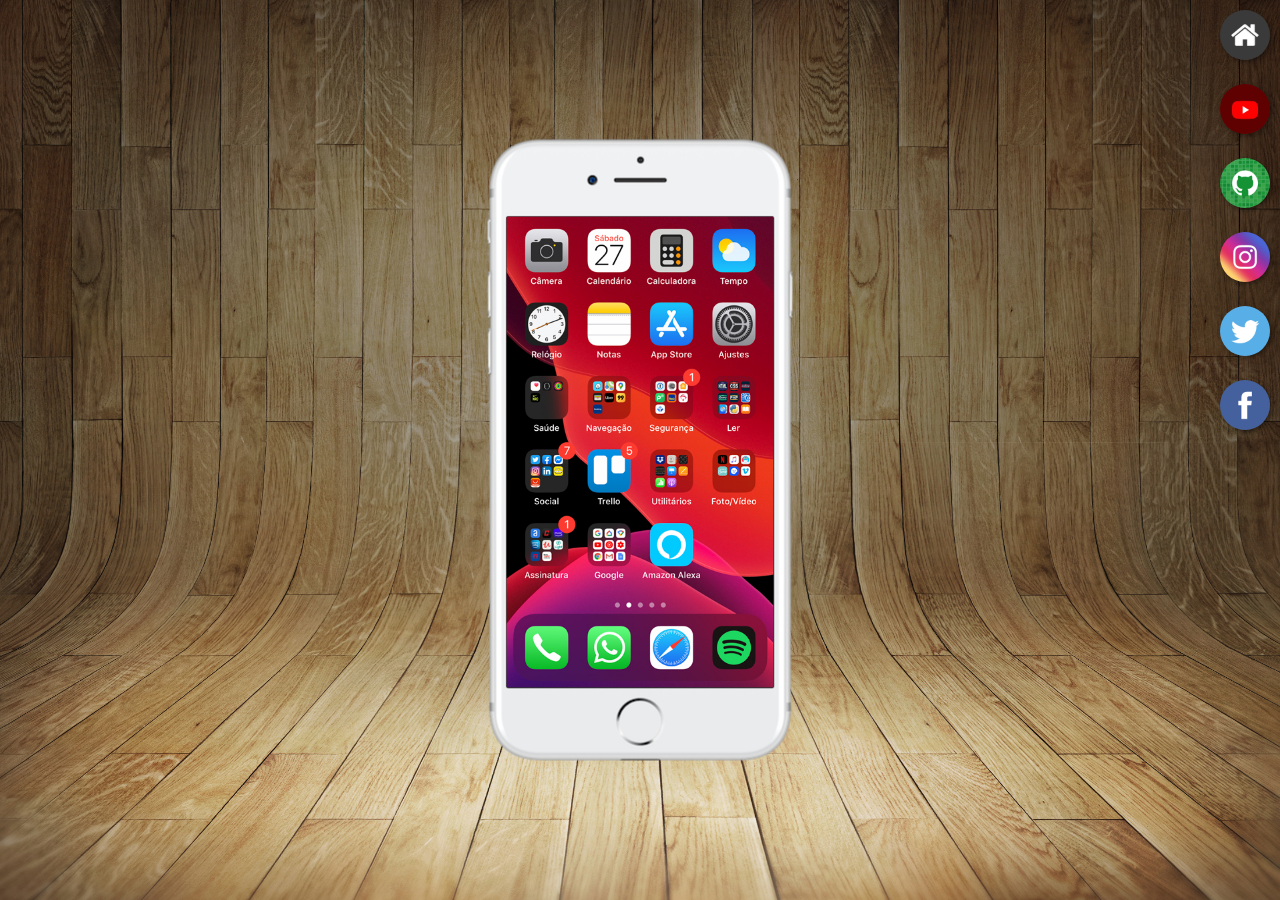
<file: index.html>
<!DOCTYPE html>
<html lang="pt-br">
<head>
    <meta charset="UTF-8">
    <meta name="viewport" content="width=device-width, initial-scale=1.0">
    <title>Projeto Redes Sociais</title>
    <link rel="shortcut icon" href="favicon.ico" type="image/x-icon">
    <link rel="stylesheet" href="estilos/style.css">
</head>
<body>
    <main>
        <section id="telefone">
            <iframe src="home.html" frameborder="0" name="tela" id="tela">
                Seu navegador não é compatível com isso.
            </iframe>
        </section>
        <section id="redes-sociais">
            <a href="home.html" target="tela"><img src="imagens/logo-home.jpg" alt=""></a> <br>
            <a href="youtube.html" target="tela"><img src="imagens/logo-youtube.jpg" alt=""></a> <br>
            <a href="github.html" target="tela"><img src="imagens/logo-github.jpg" alt=""></a> <br>
            <a href="instagram.html" target="tela"><img src="imagens/logo-instagram.jpg" alt=""></a> <br>
            <a href="twitter.html" target="tela"><img src="imagens/logo-twitter.jpg" alt=""></a> <br>
            <a href="facebook.html" target="tela"><img src="imagens/logo-facebook.jpg" alt=""></a>
        </section>
    </main>
</body>
</html>
</file>
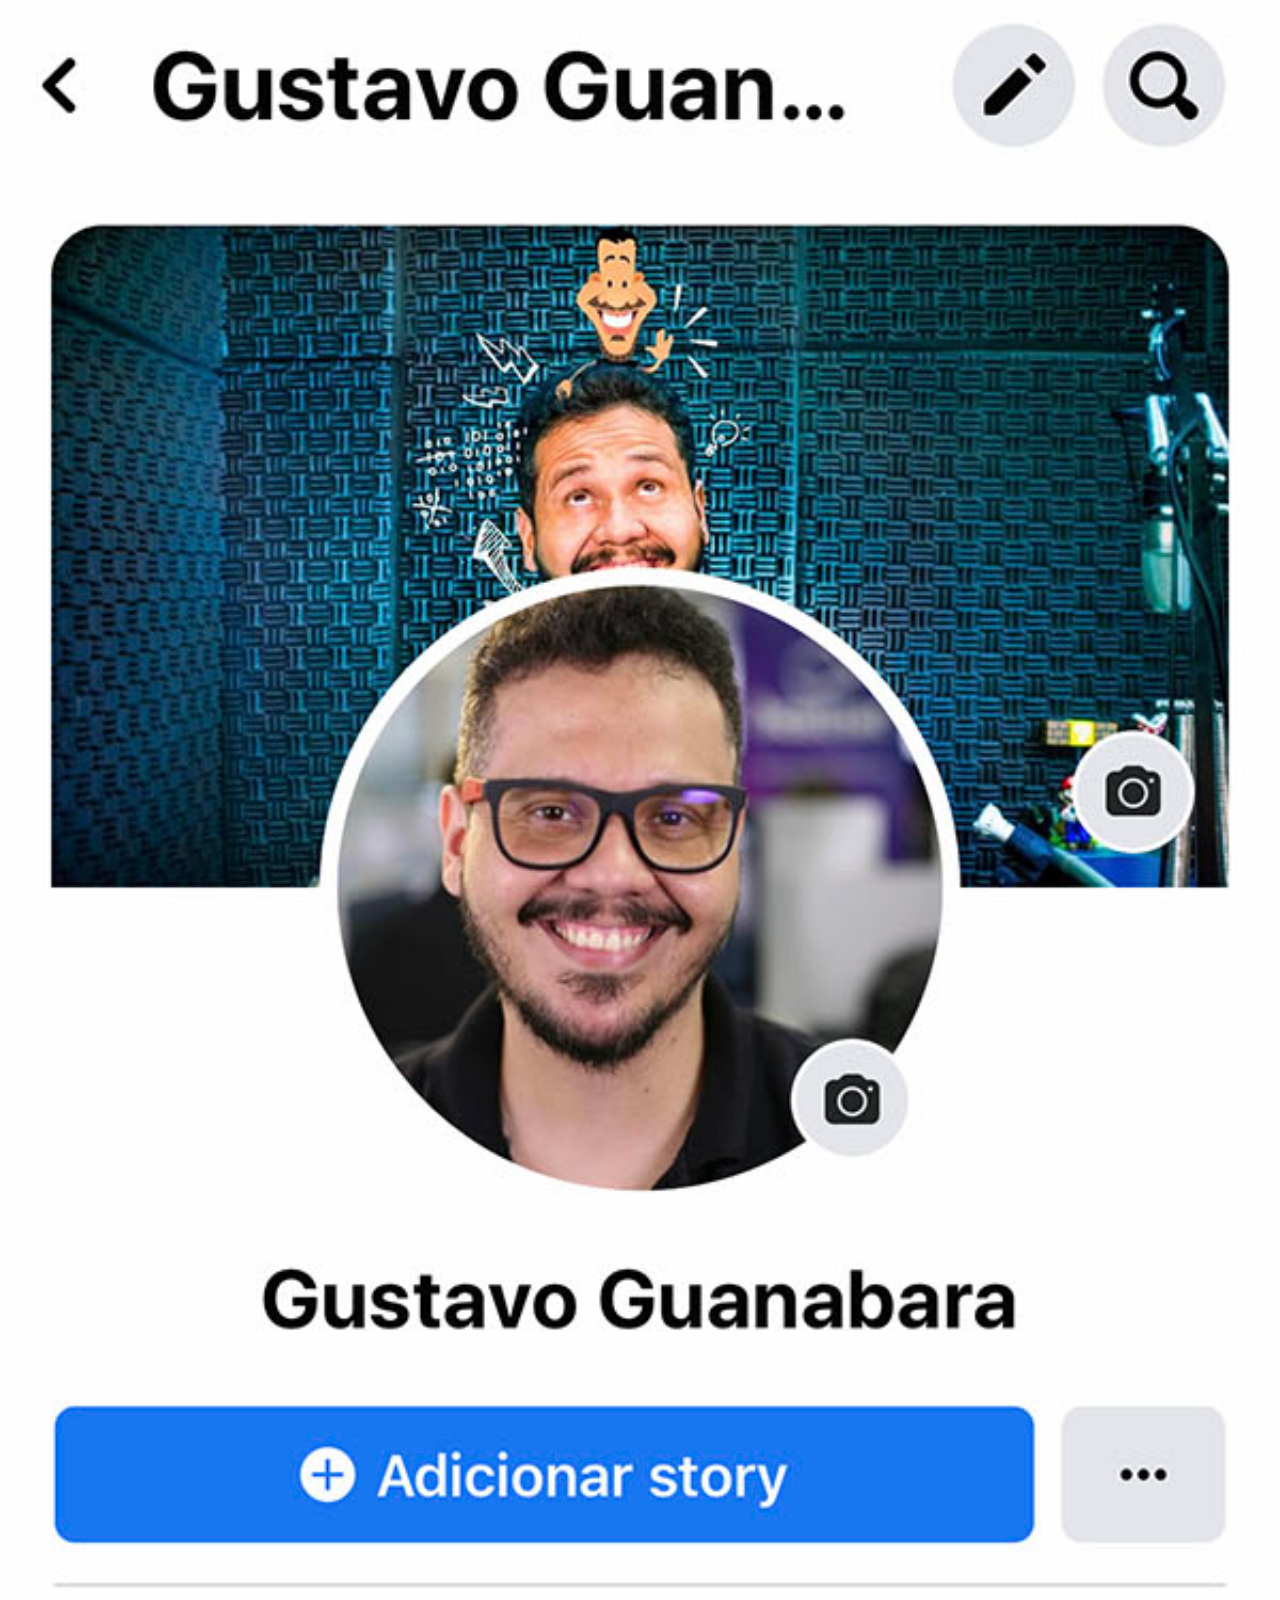
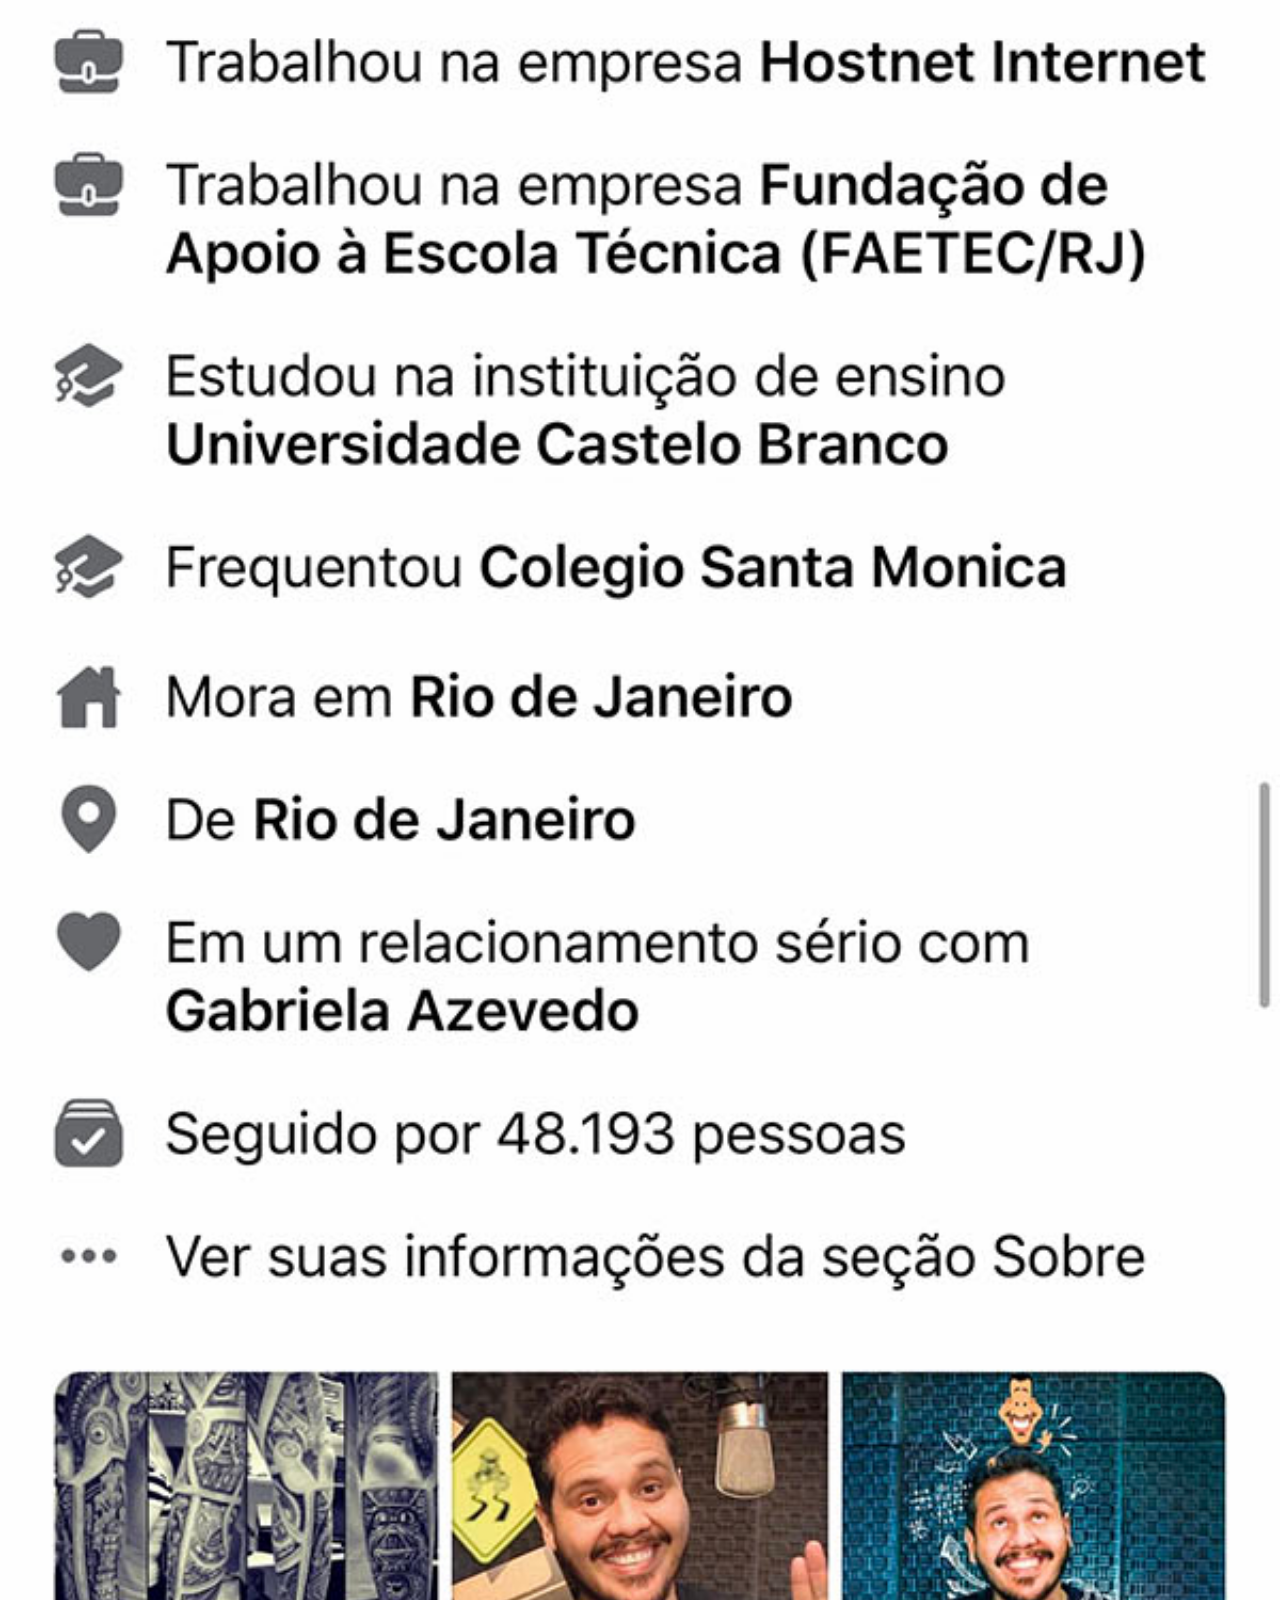
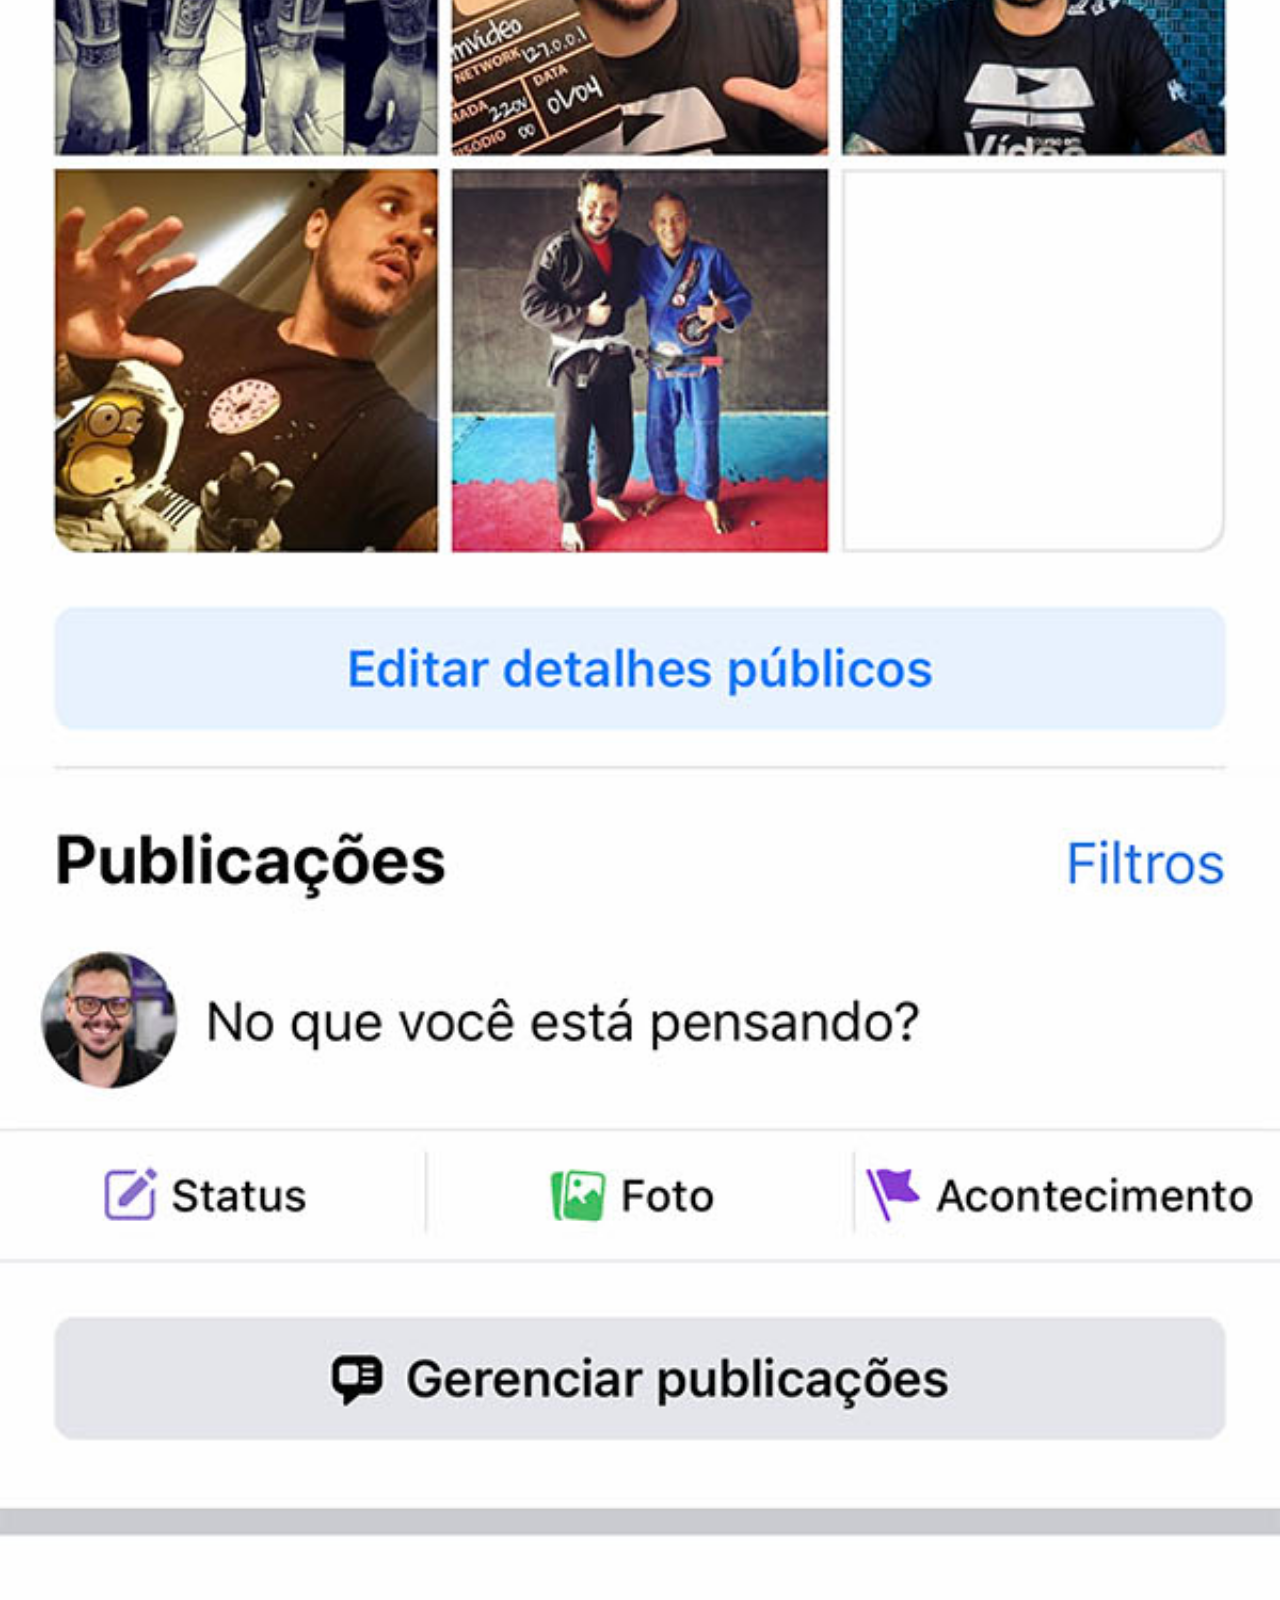
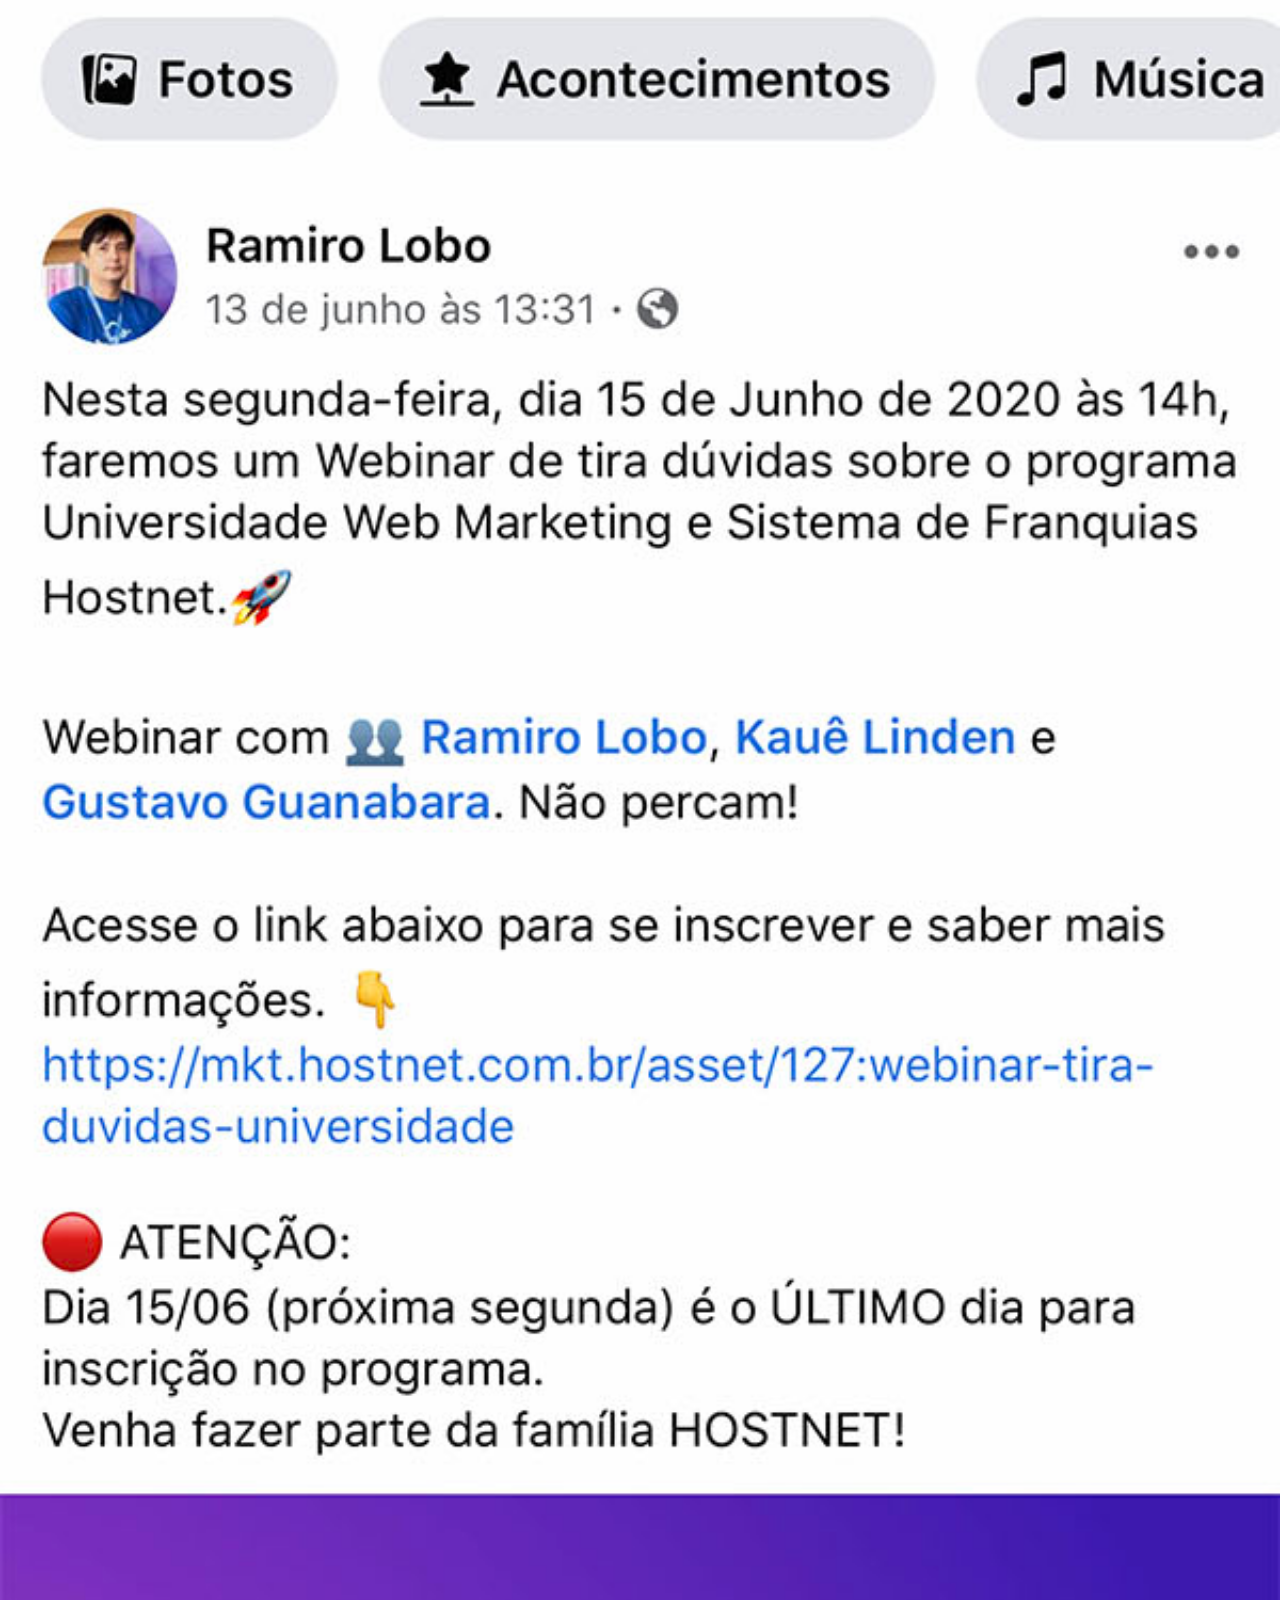
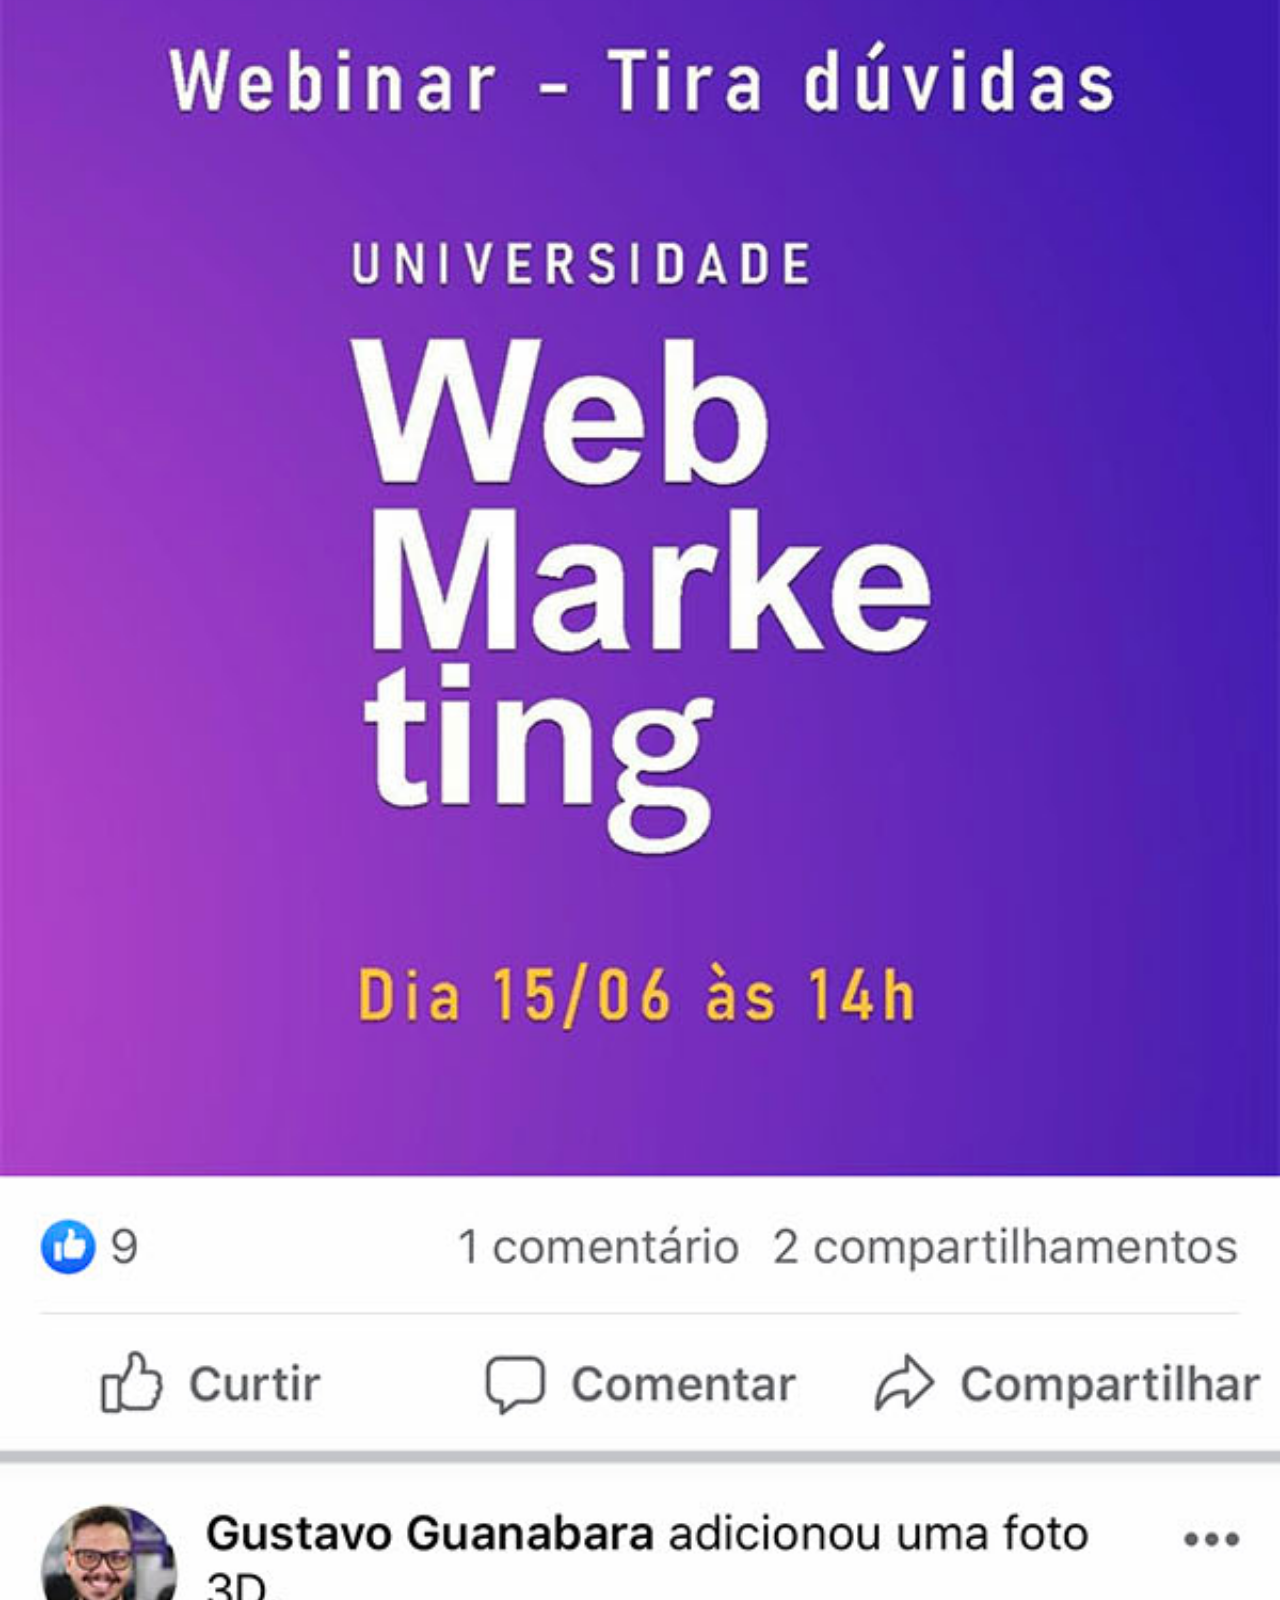
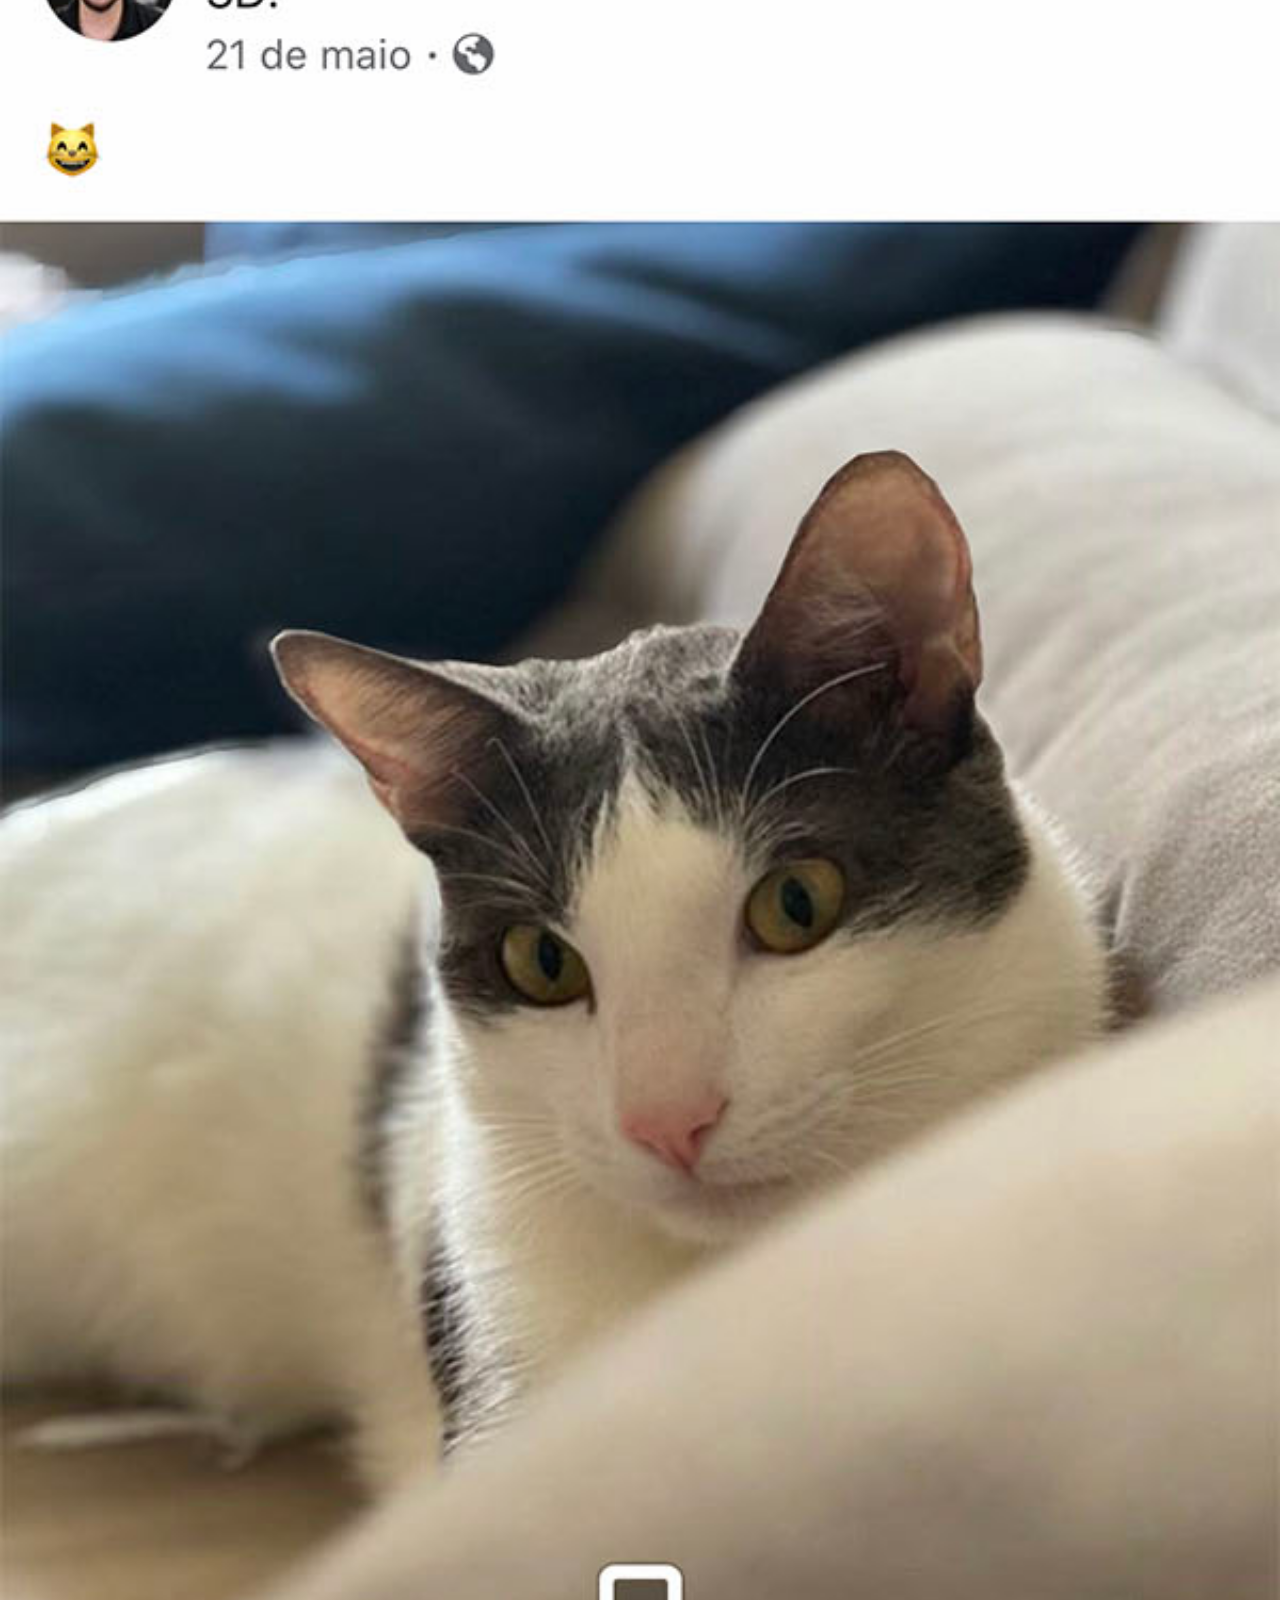
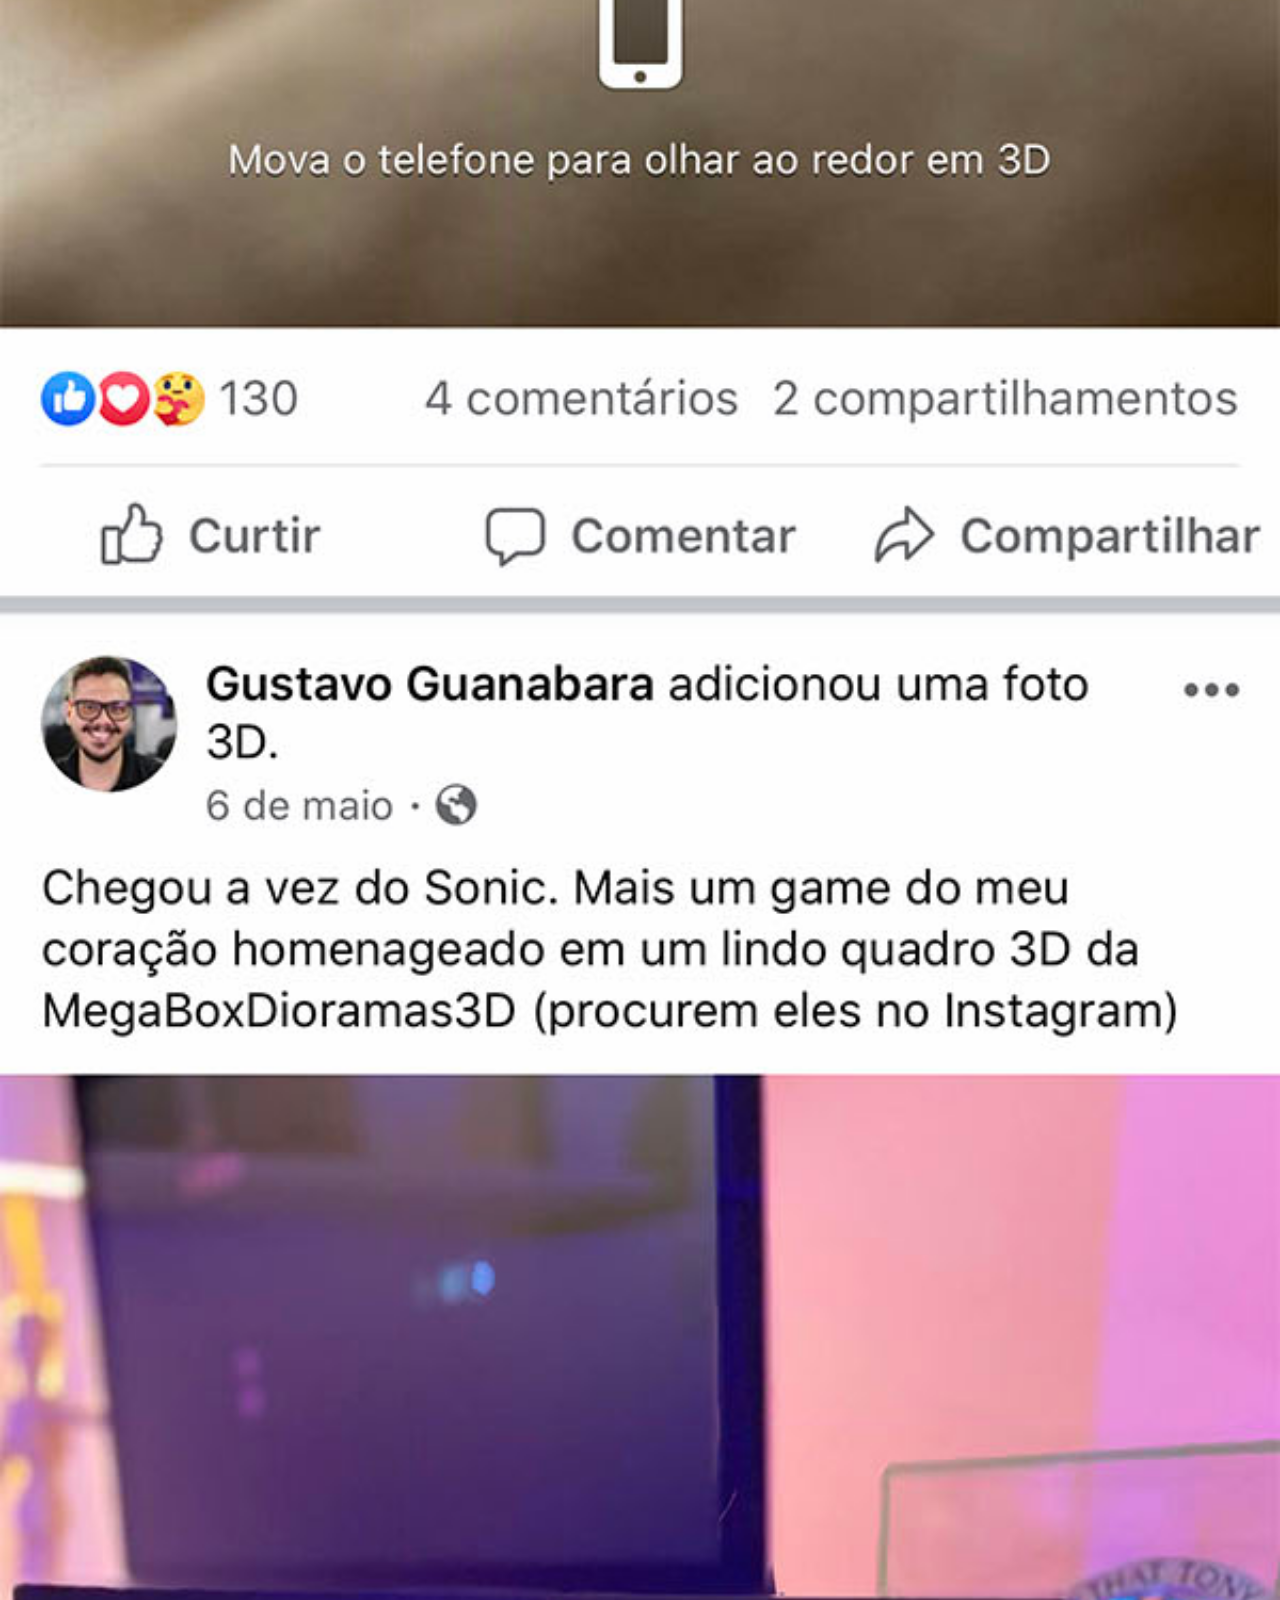
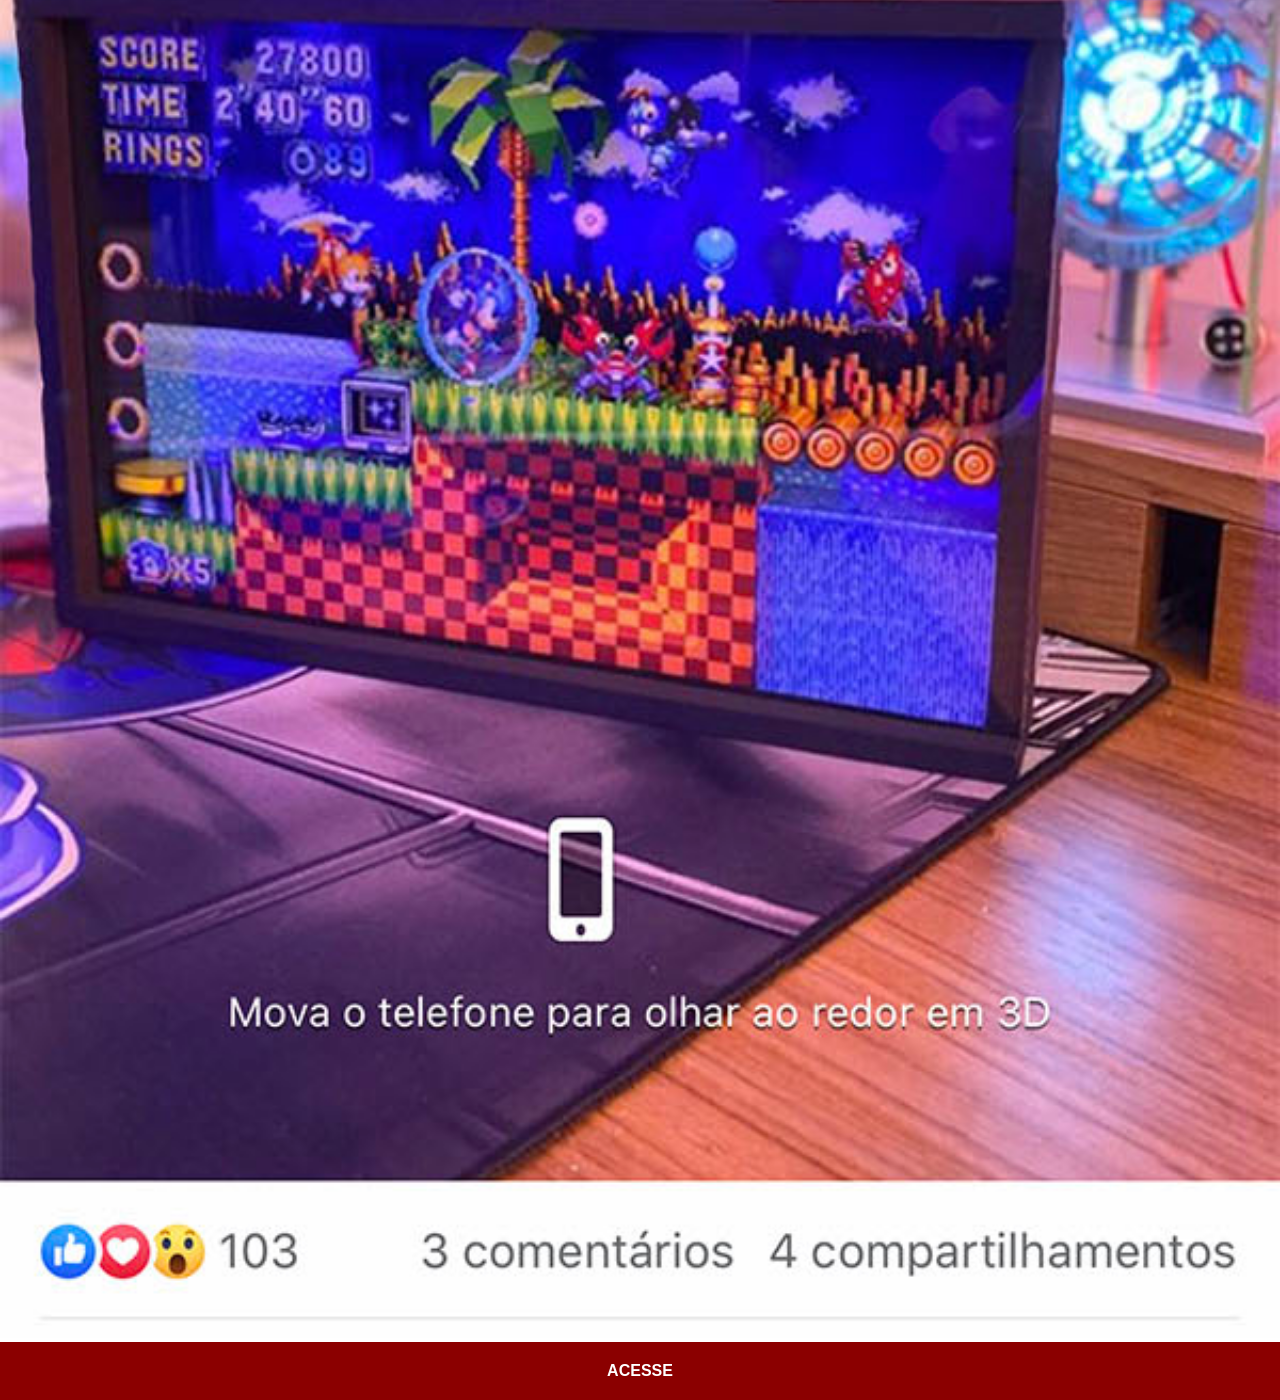
<file: facebook.html>
<!DOCTYPE html>
<html lang="pt-br">
<head>
    <meta charset="UTF-8">
    <meta name="viewport" content="width=device-width, initial-scale=1.0">
    <title>Facebook</title>
    <link rel="stylesheet" href="estilos/social.css">
</head>
<body>
    <img src="imagens/tela-facebook.jpg" alt="facebook">
    <a href="https://www.facebook.com/gustavoguanabara/" target="_blank">ACESSE</a>
</body>
</html>
</file>
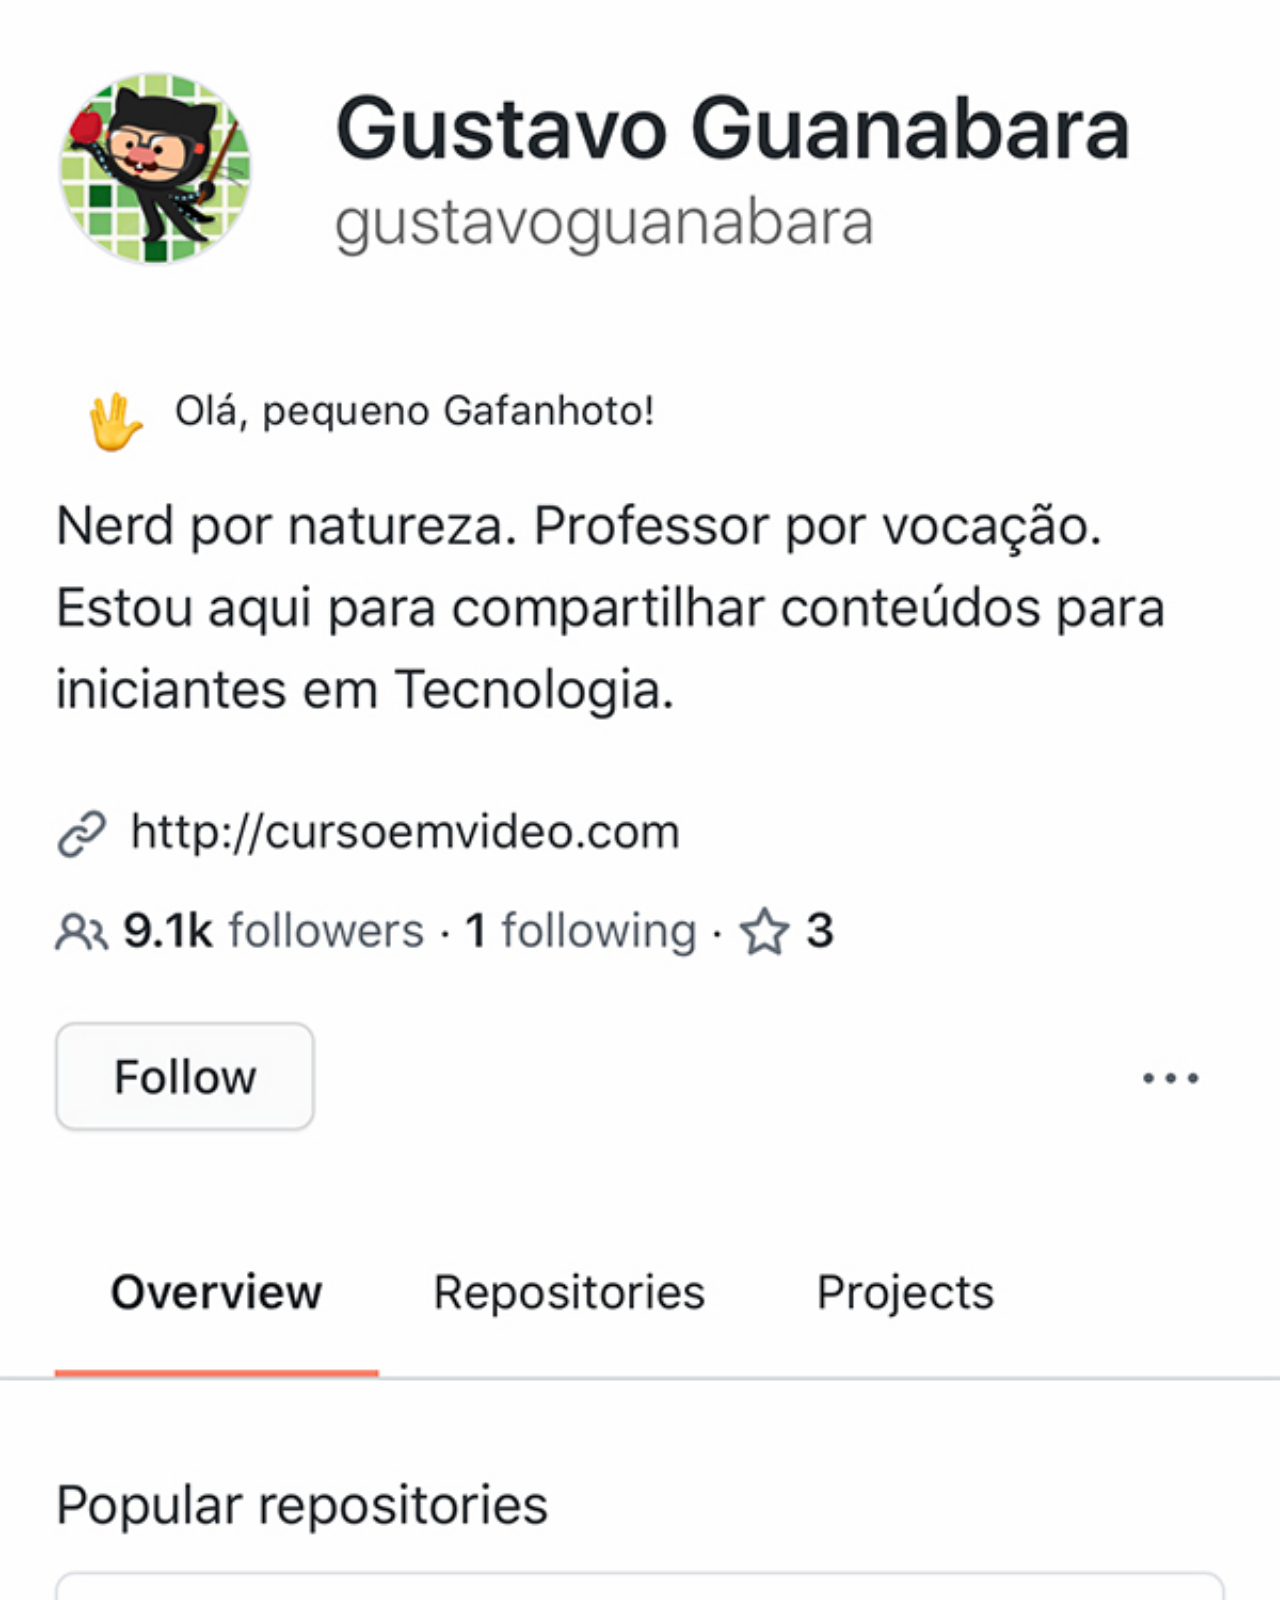
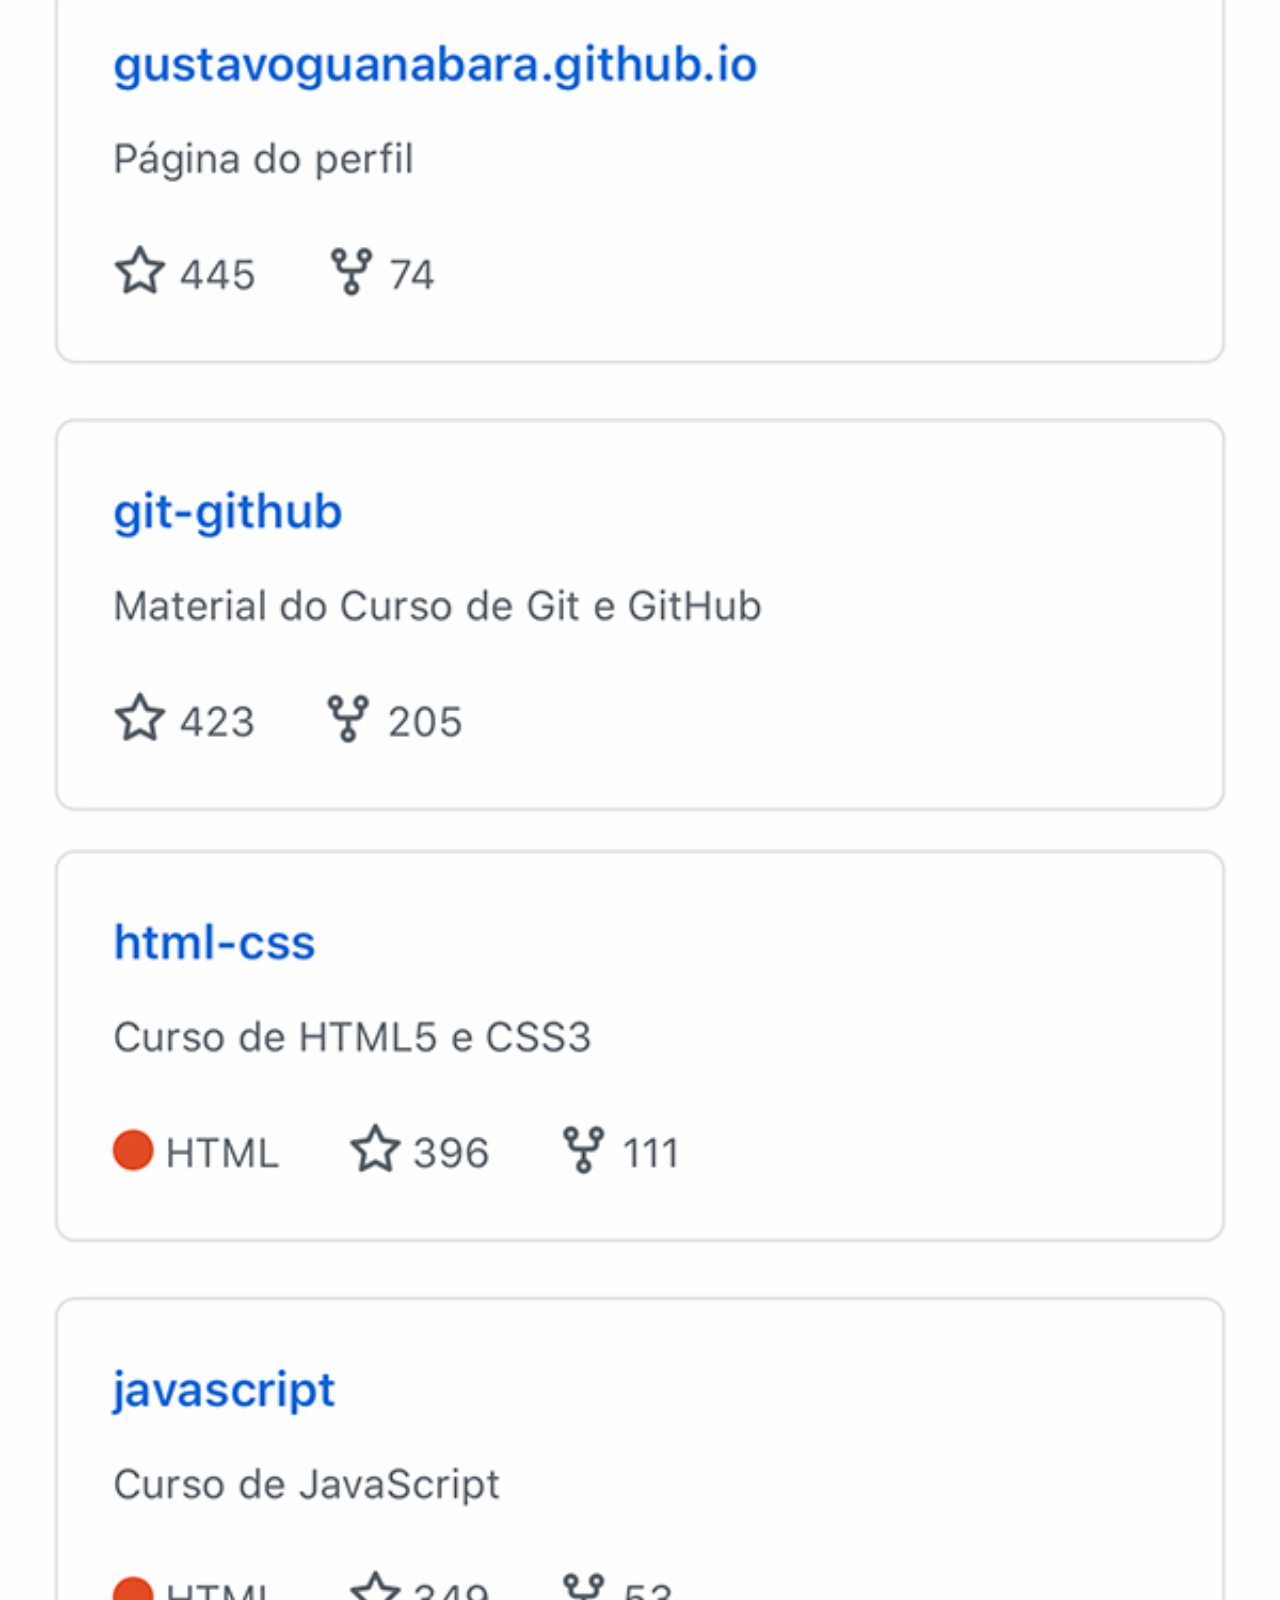
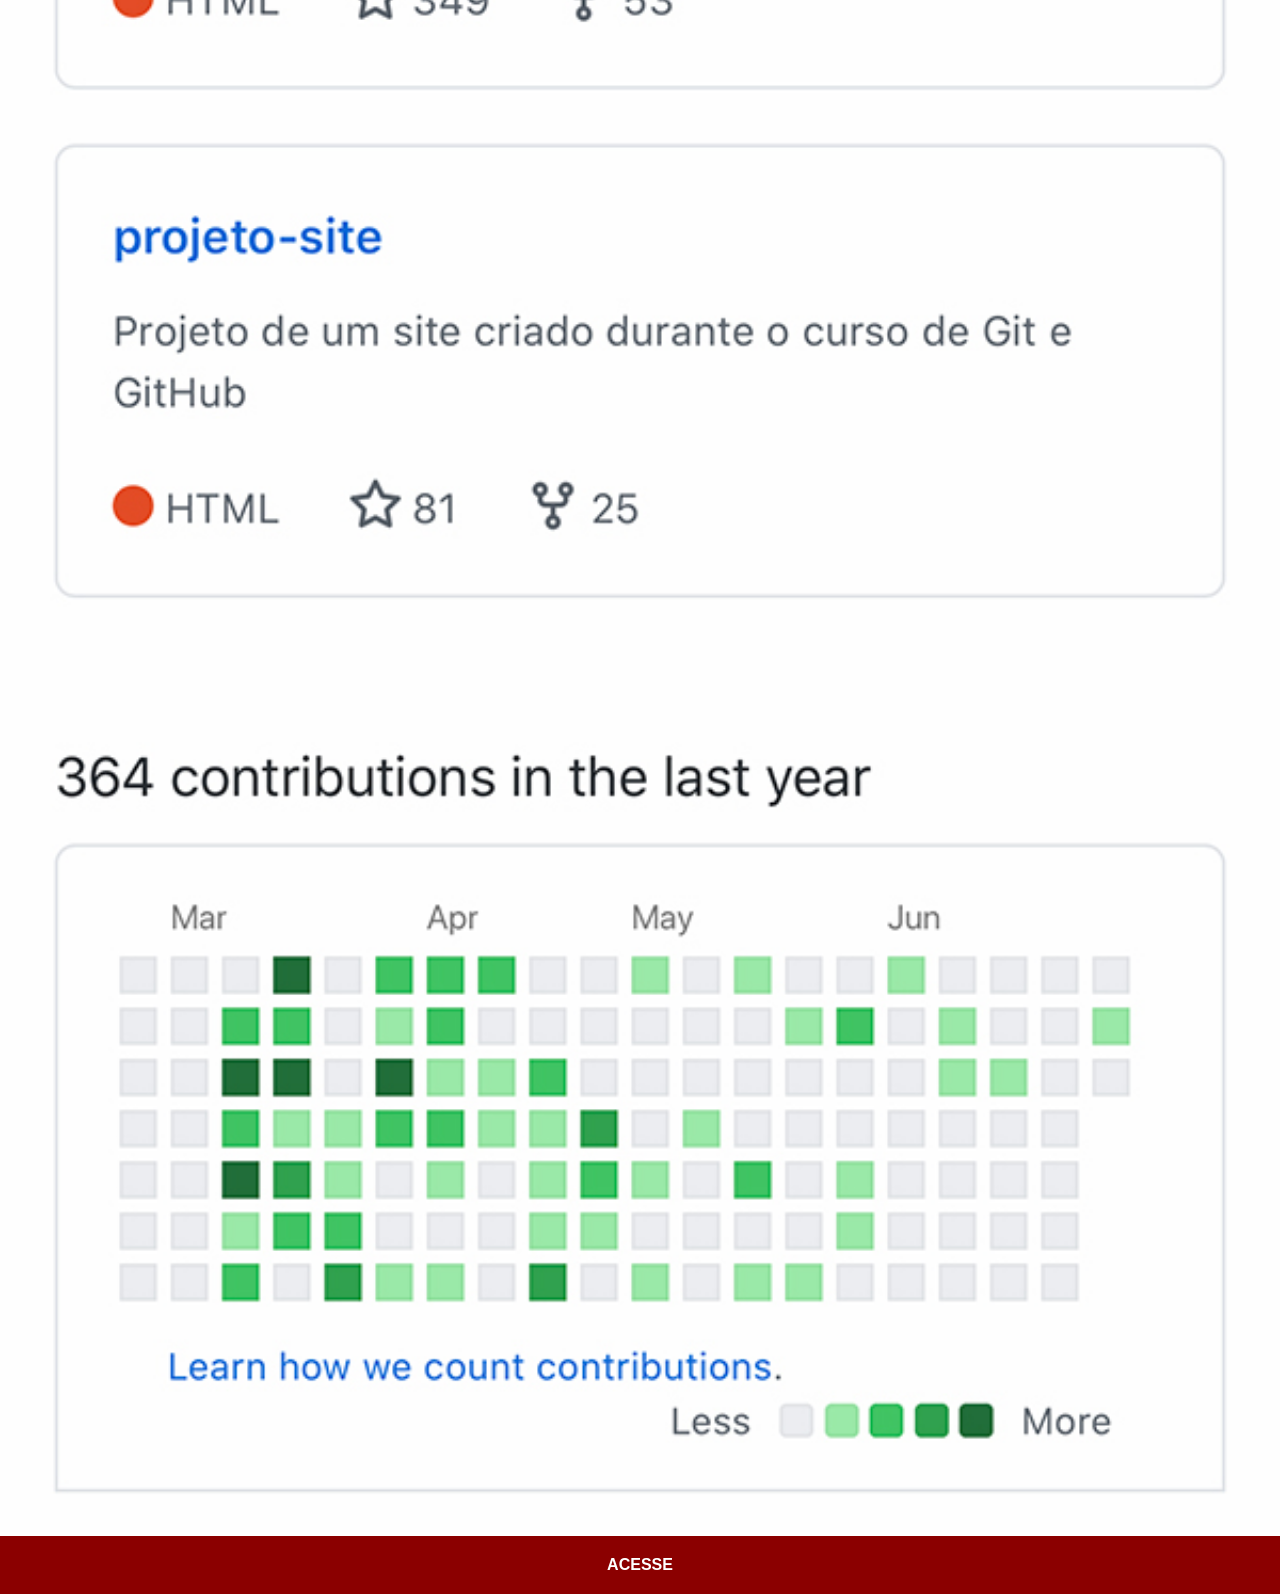
<file: github.html>
<!DOCTYPE html>
<html lang="pt-br">
<head>
    <meta charset="UTF-8">
    <meta name="viewport" content="width=device-width, initial-scale=1.0">
    <title>GitHub</title>
    <link rel="stylesheet" href="estilos/social.css">
</head>
<body>
    <img src="imagens/tela-github.jpg" alt="GitHub">
    <a href="https://github.com/gustavoguanabara" target="_blank">ACESSE</a>
</body>
</html>
</file>
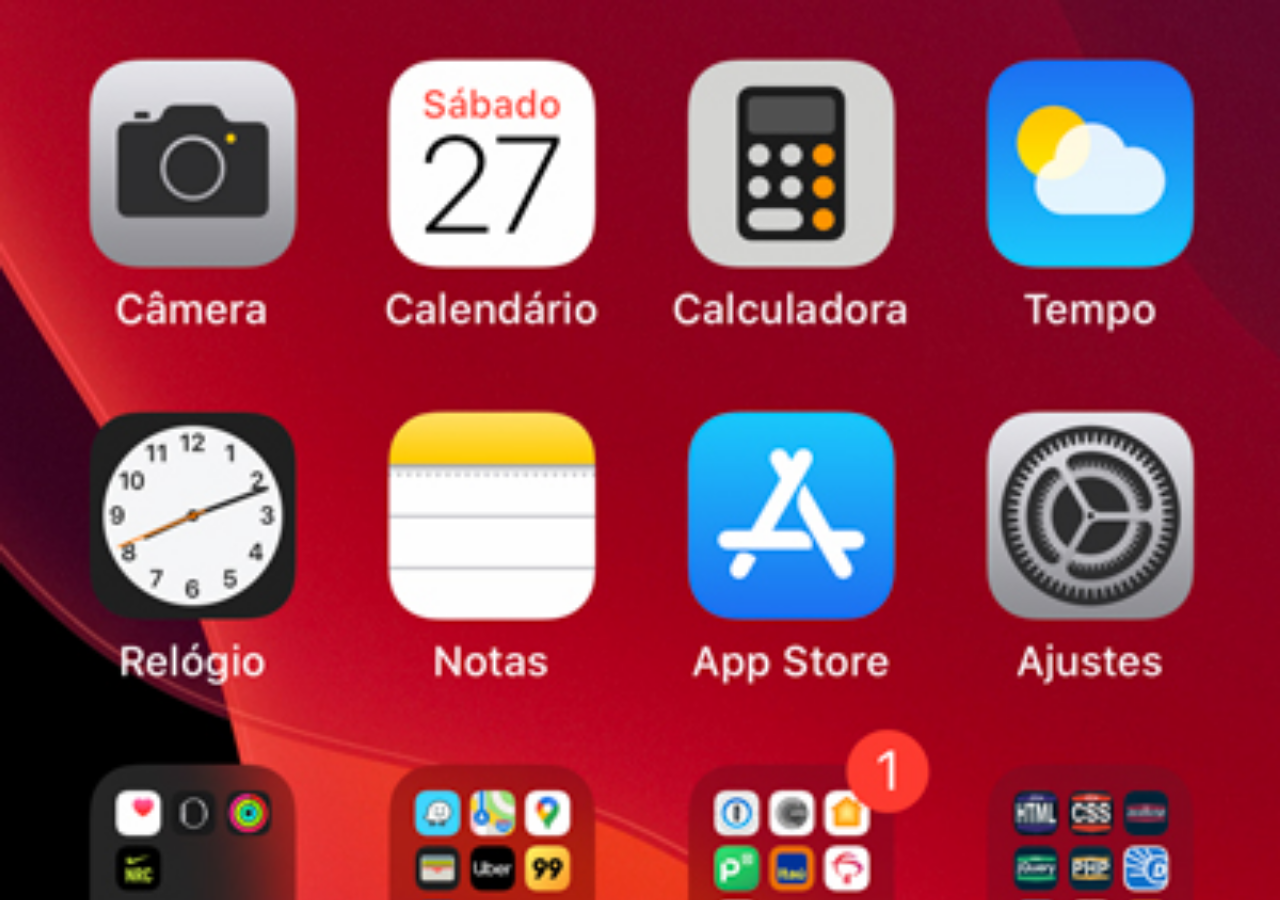
<file: home.html>
<!DOCTYPE html>
<html lang="pt-br">
<head>
    <meta charset="UTF-8">
    <meta name="viewport" content="width=device-width, initial-scale=1.0">
    <title>Home</title>
    <style>
        * {
            margin: 0px;
            padding: 0px;
        }

        body {
            width: 100vw;
            height: 100vh;
            background: black url(imagens/tela-home.jpg) no-repeat top center;
            background-size: cover;
        }

    </style>
</head>
<body>
    
</body>
</html>
</file>
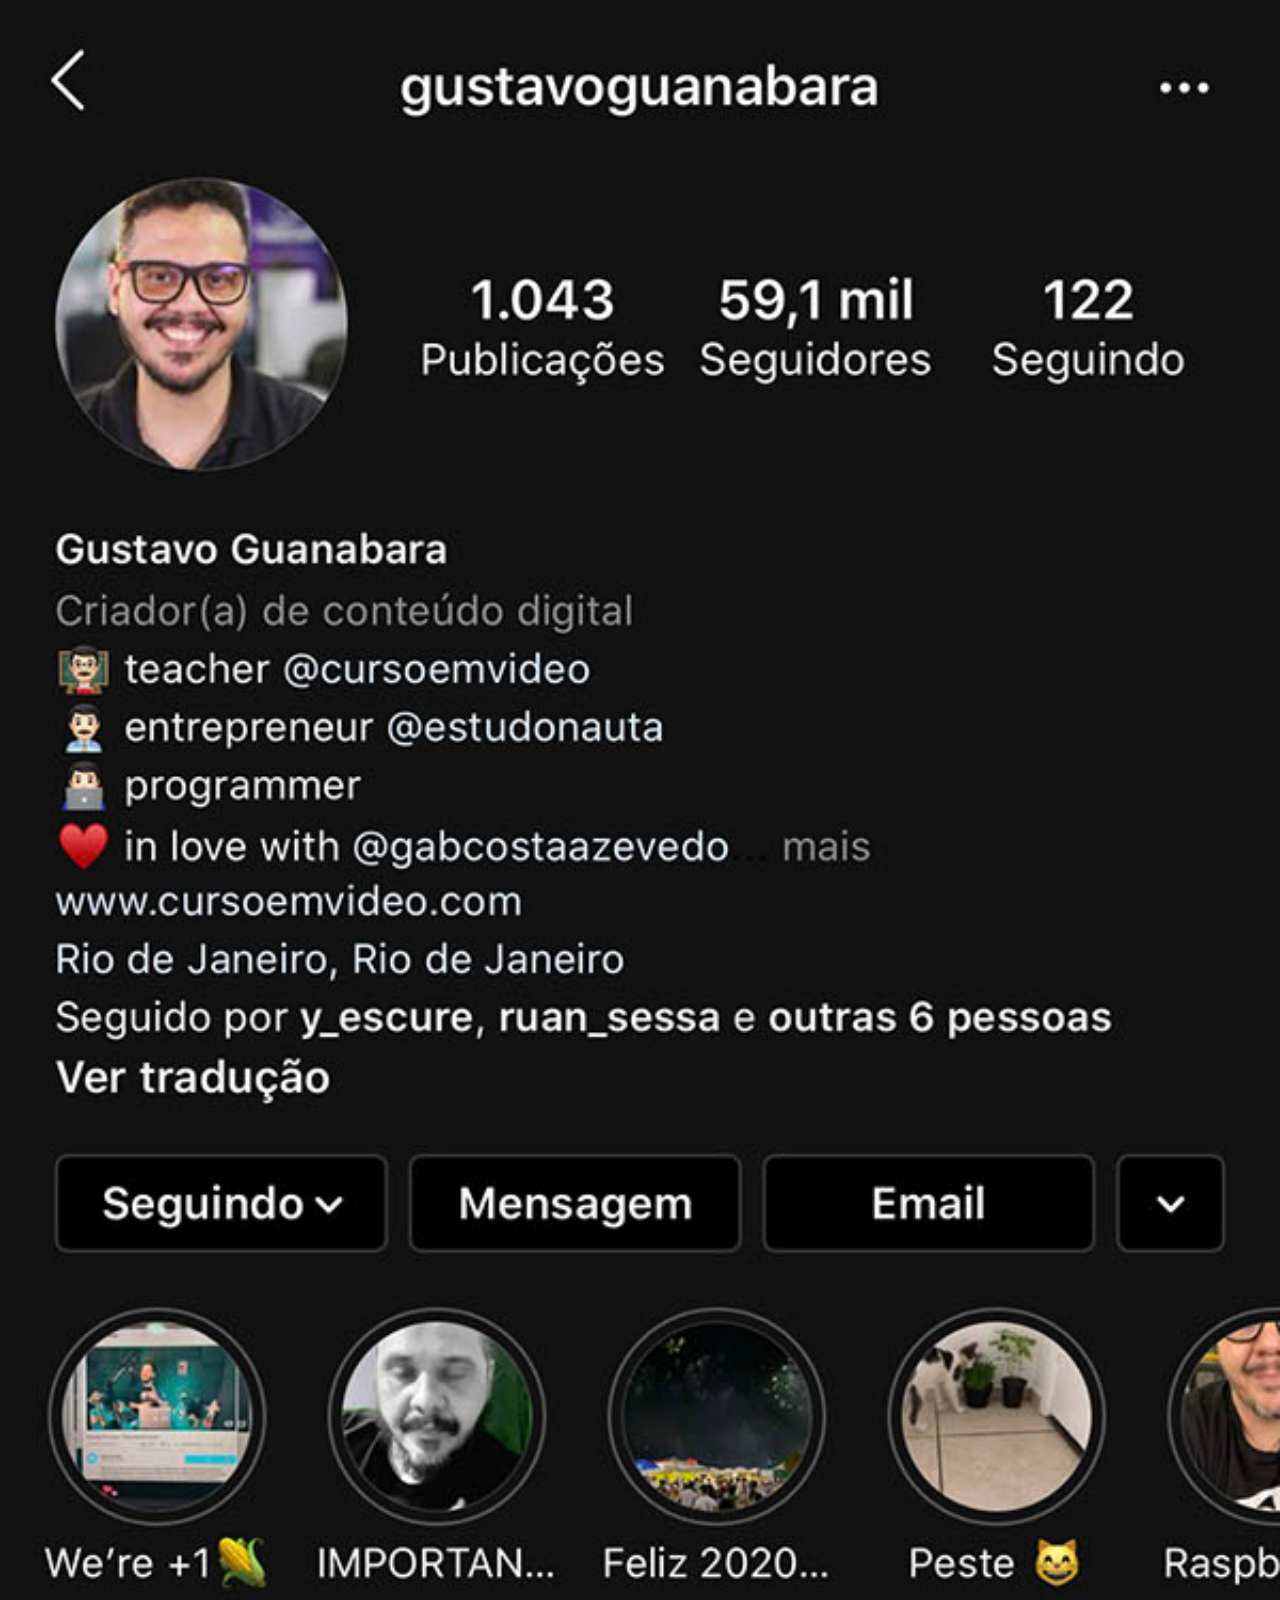
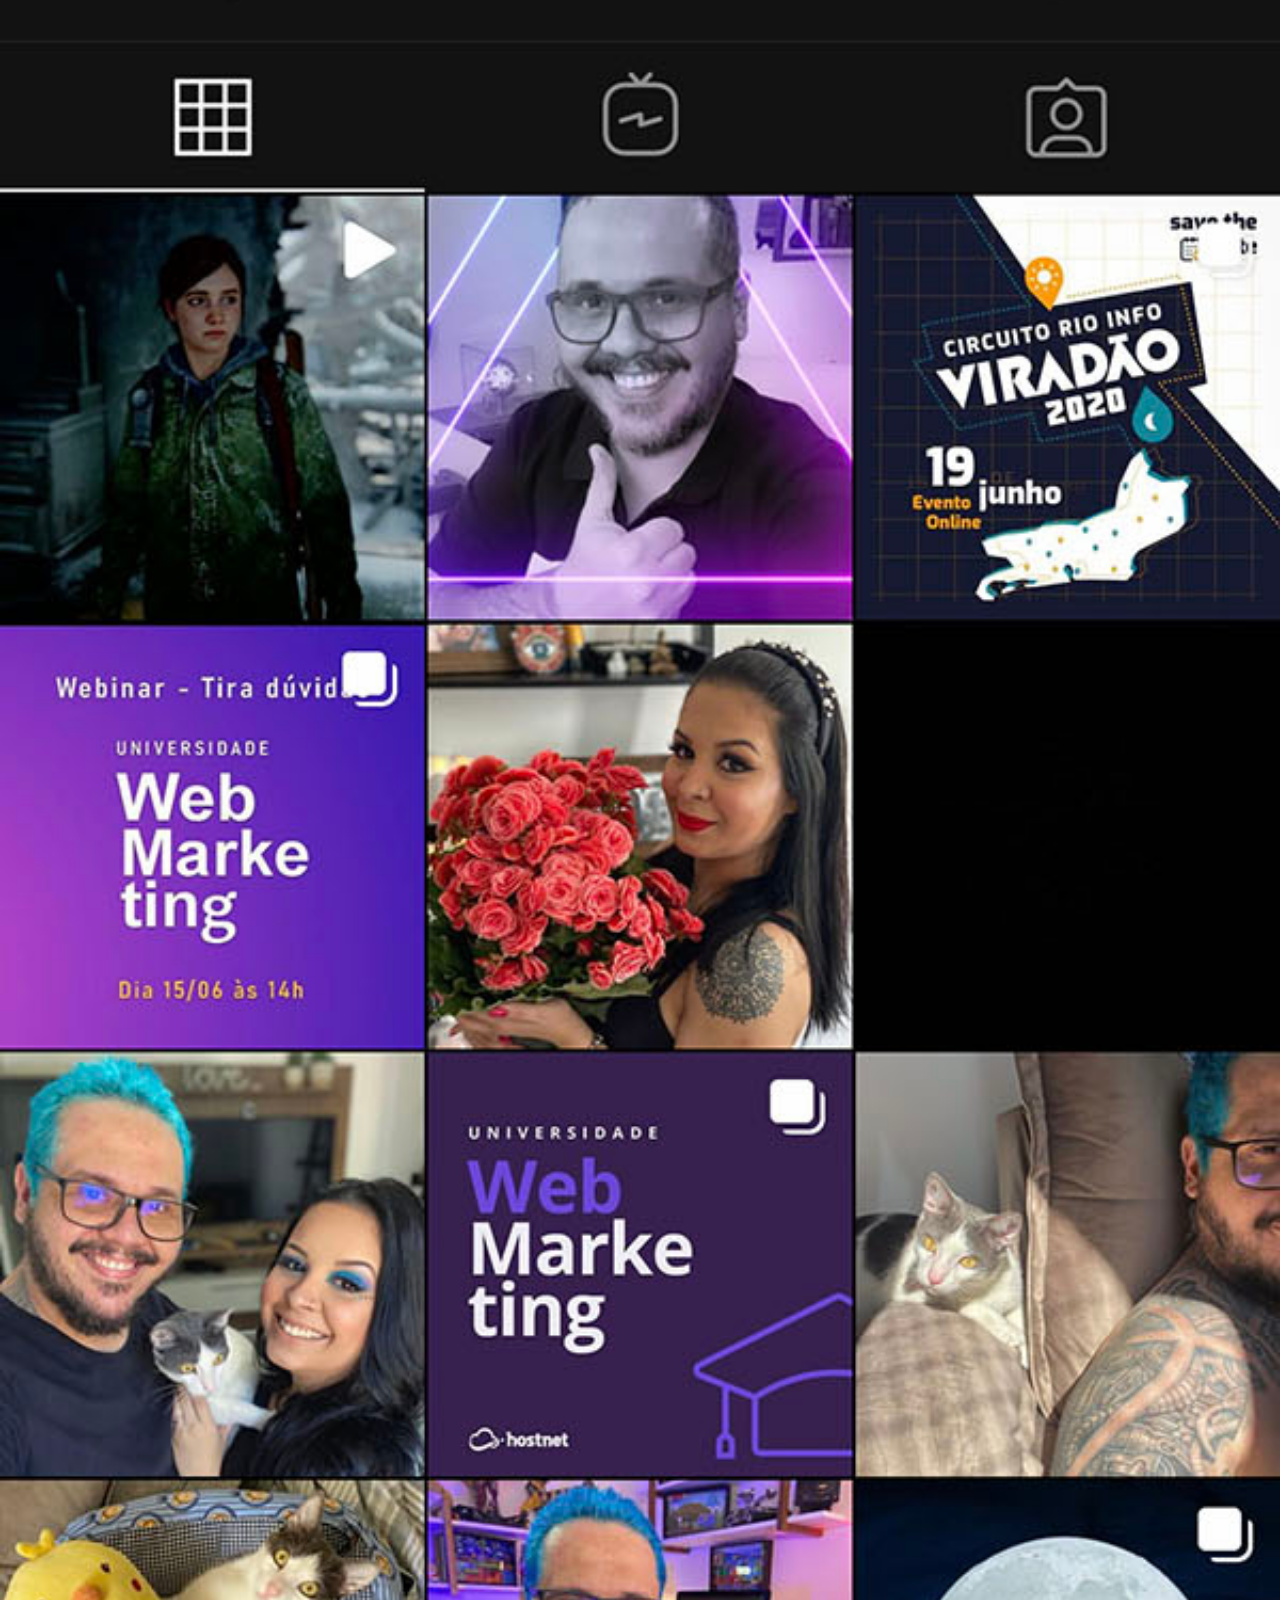
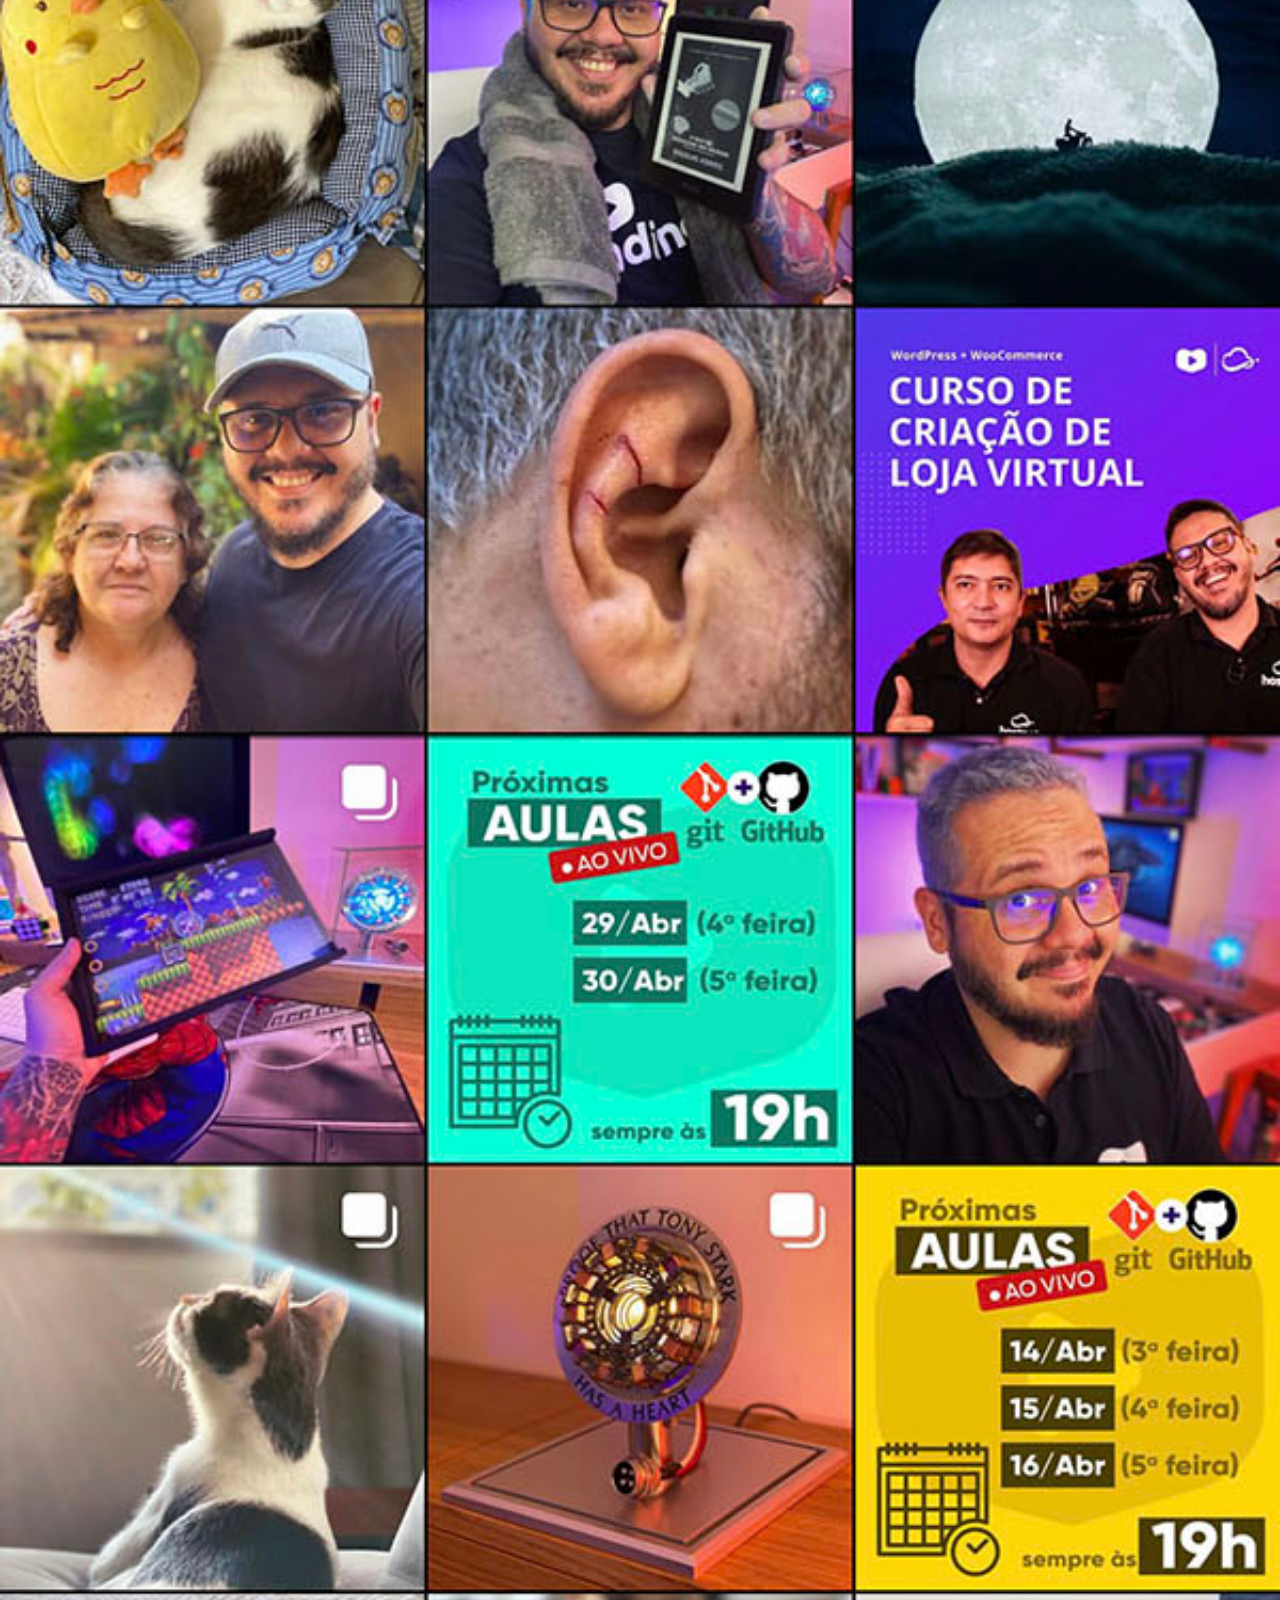
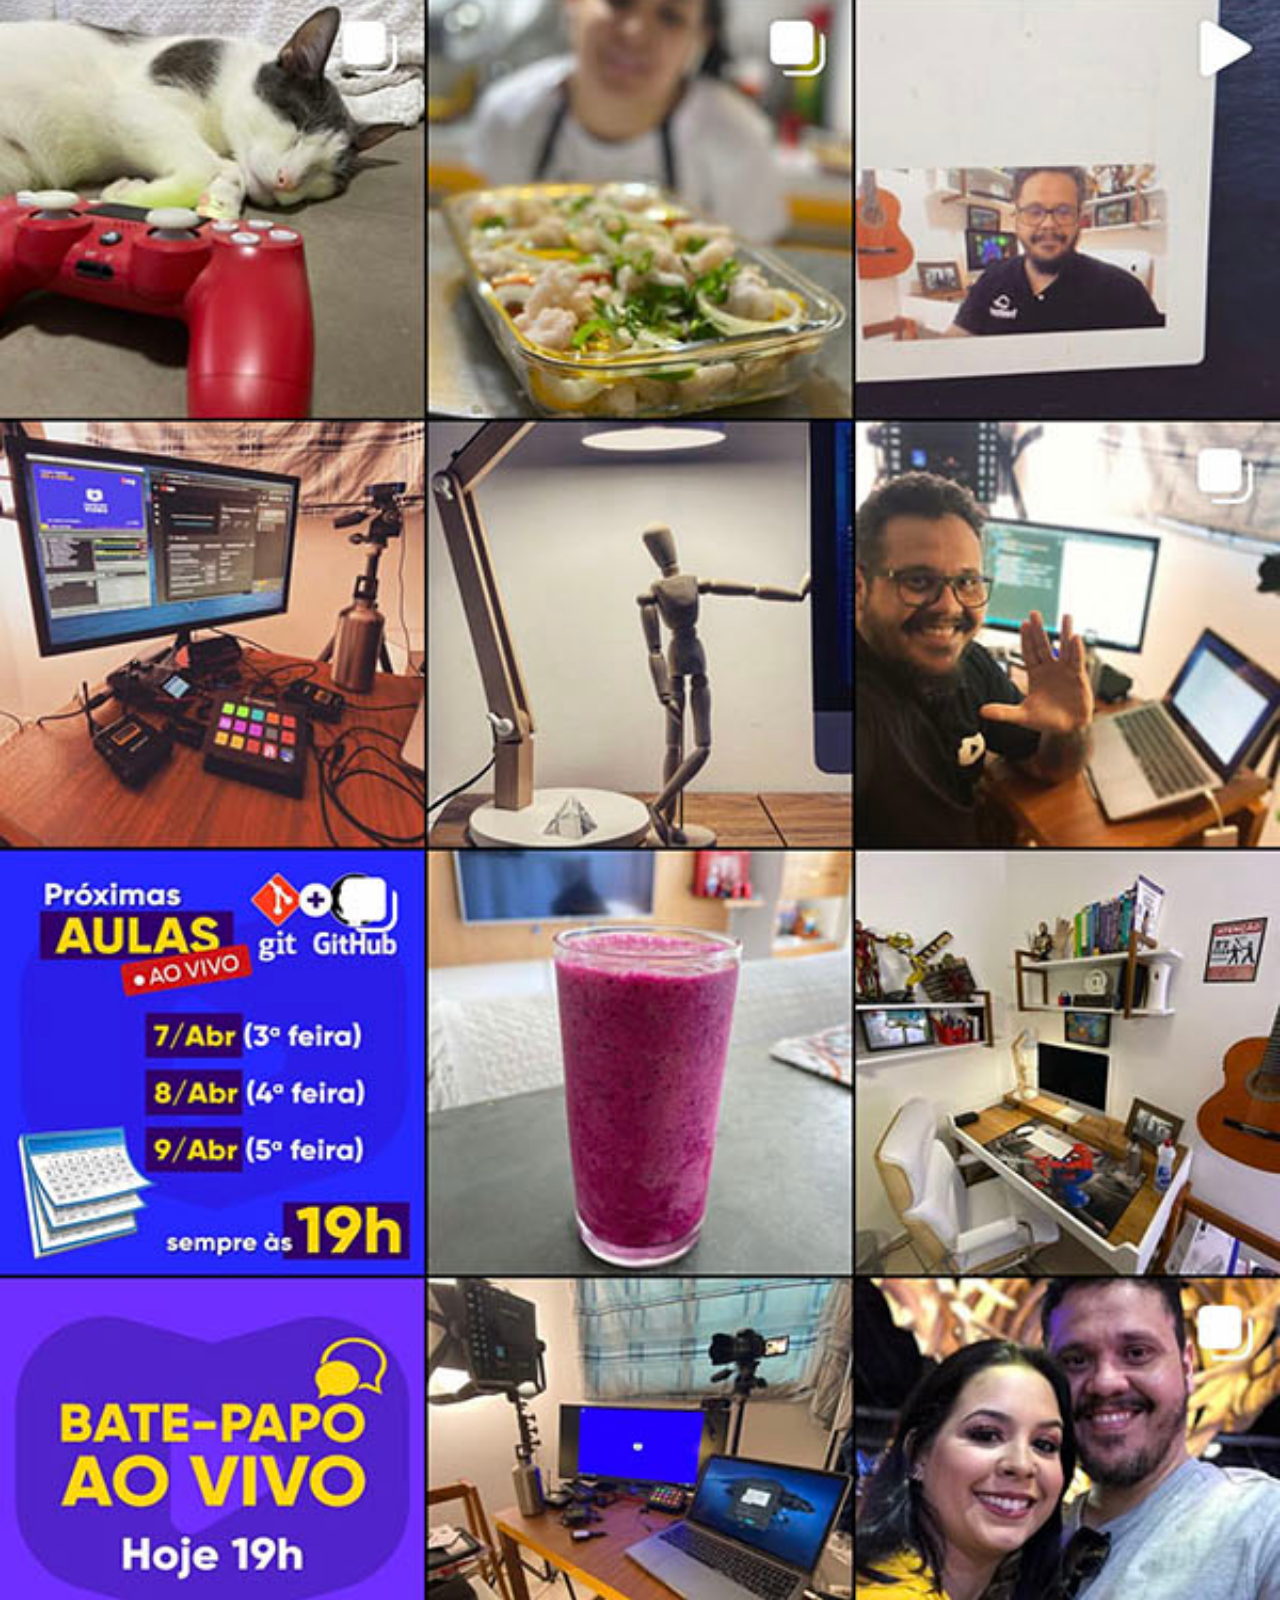
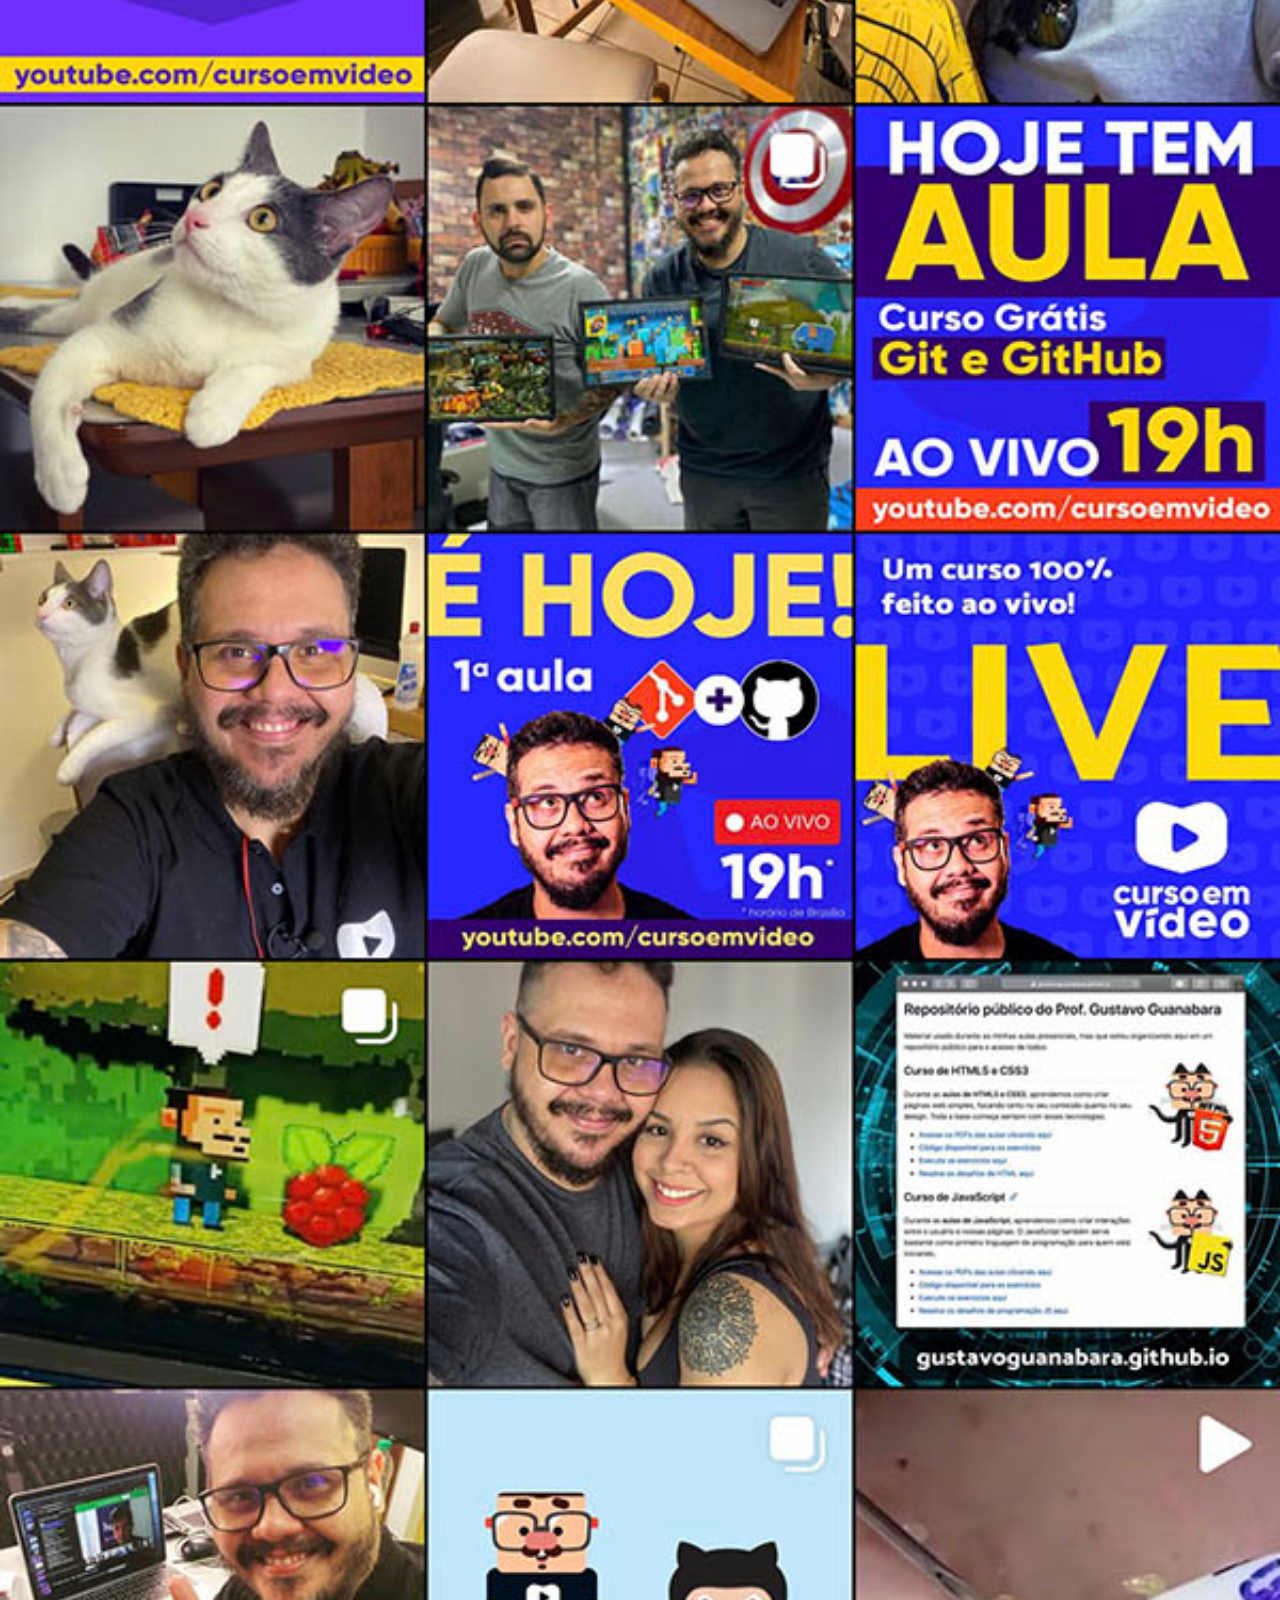
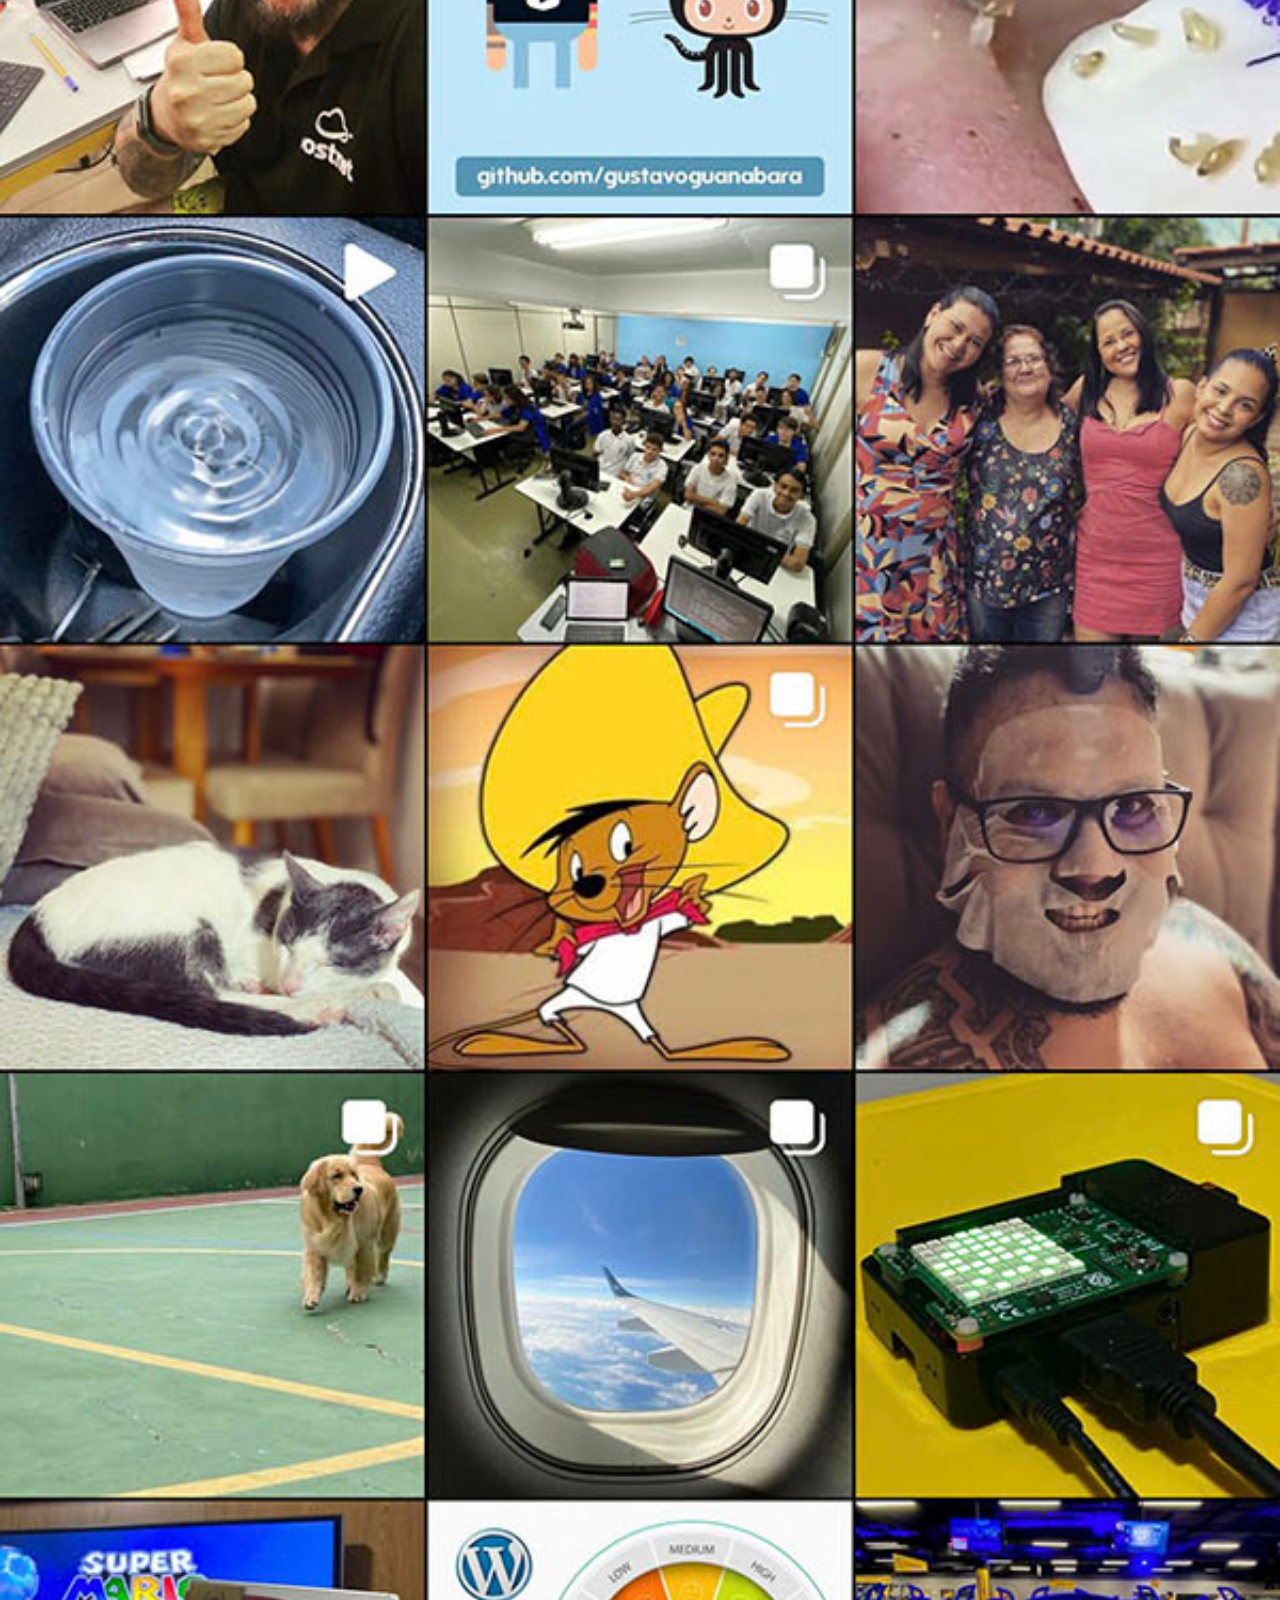
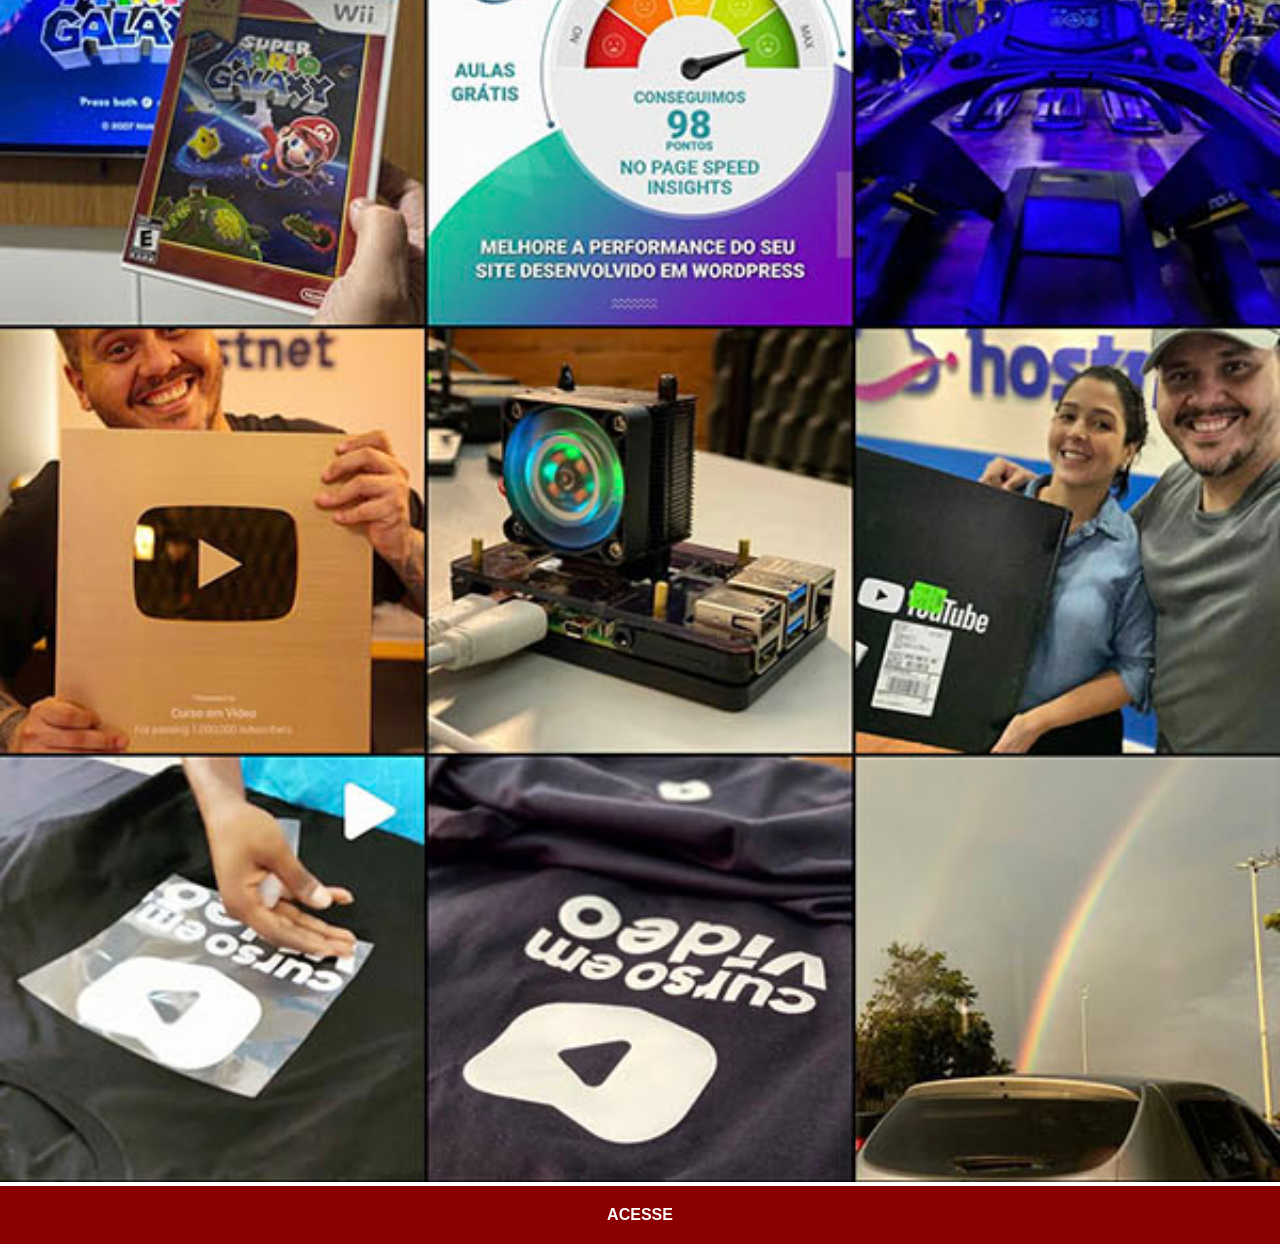
<file: instagram.html>
<!DOCTYPE html>
<html lang="pt-br">
<head>
    <meta charset="UTF-8">
    <meta name="viewport" content="width=device-width, initial-scale=1.0">
    <title>Instagram</title>
    <link rel="stylesheet" href="estilos/social.css">
</head>
<body>
    <img src="imagens/tela-instagram.jpg" alt="Instagram">
    <a href="https://www.instagram.com/gustavoguanabara/" target="_blank">ACESSE</a>
</body>
</html>
</file>
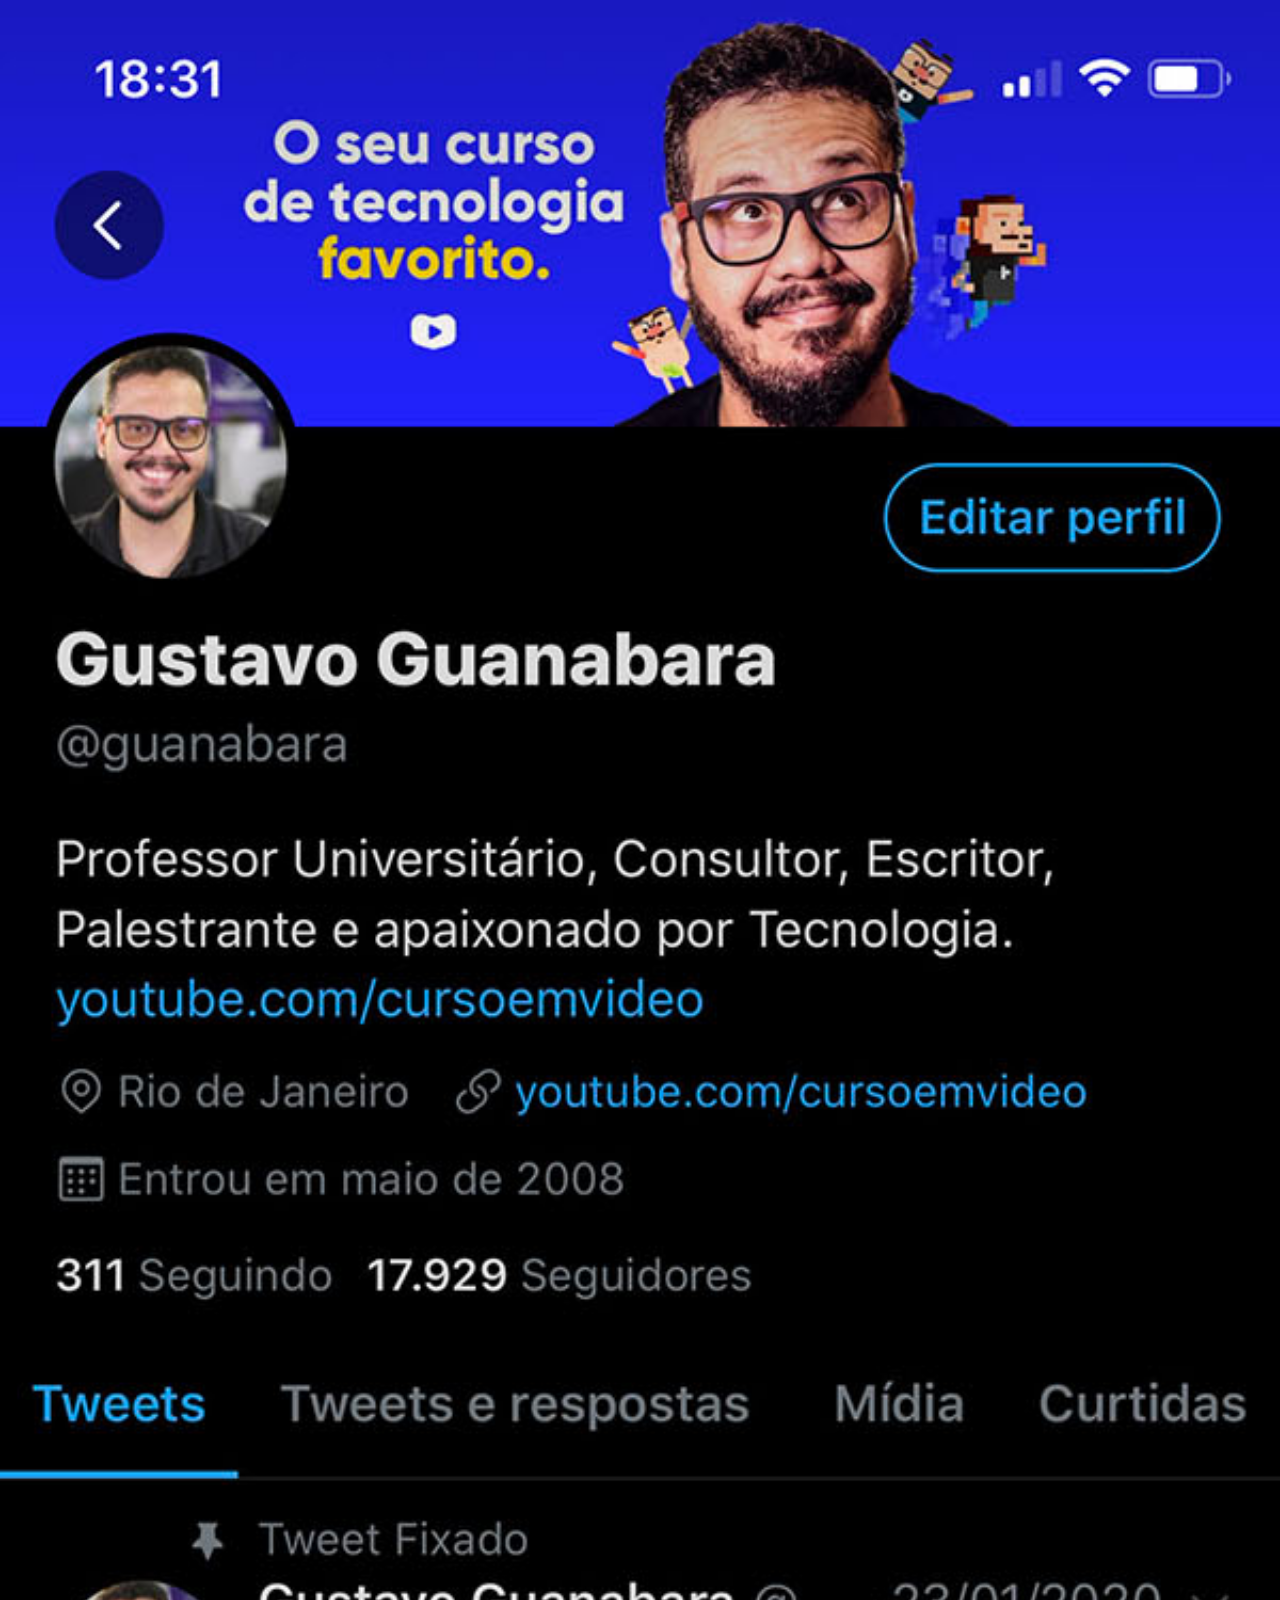
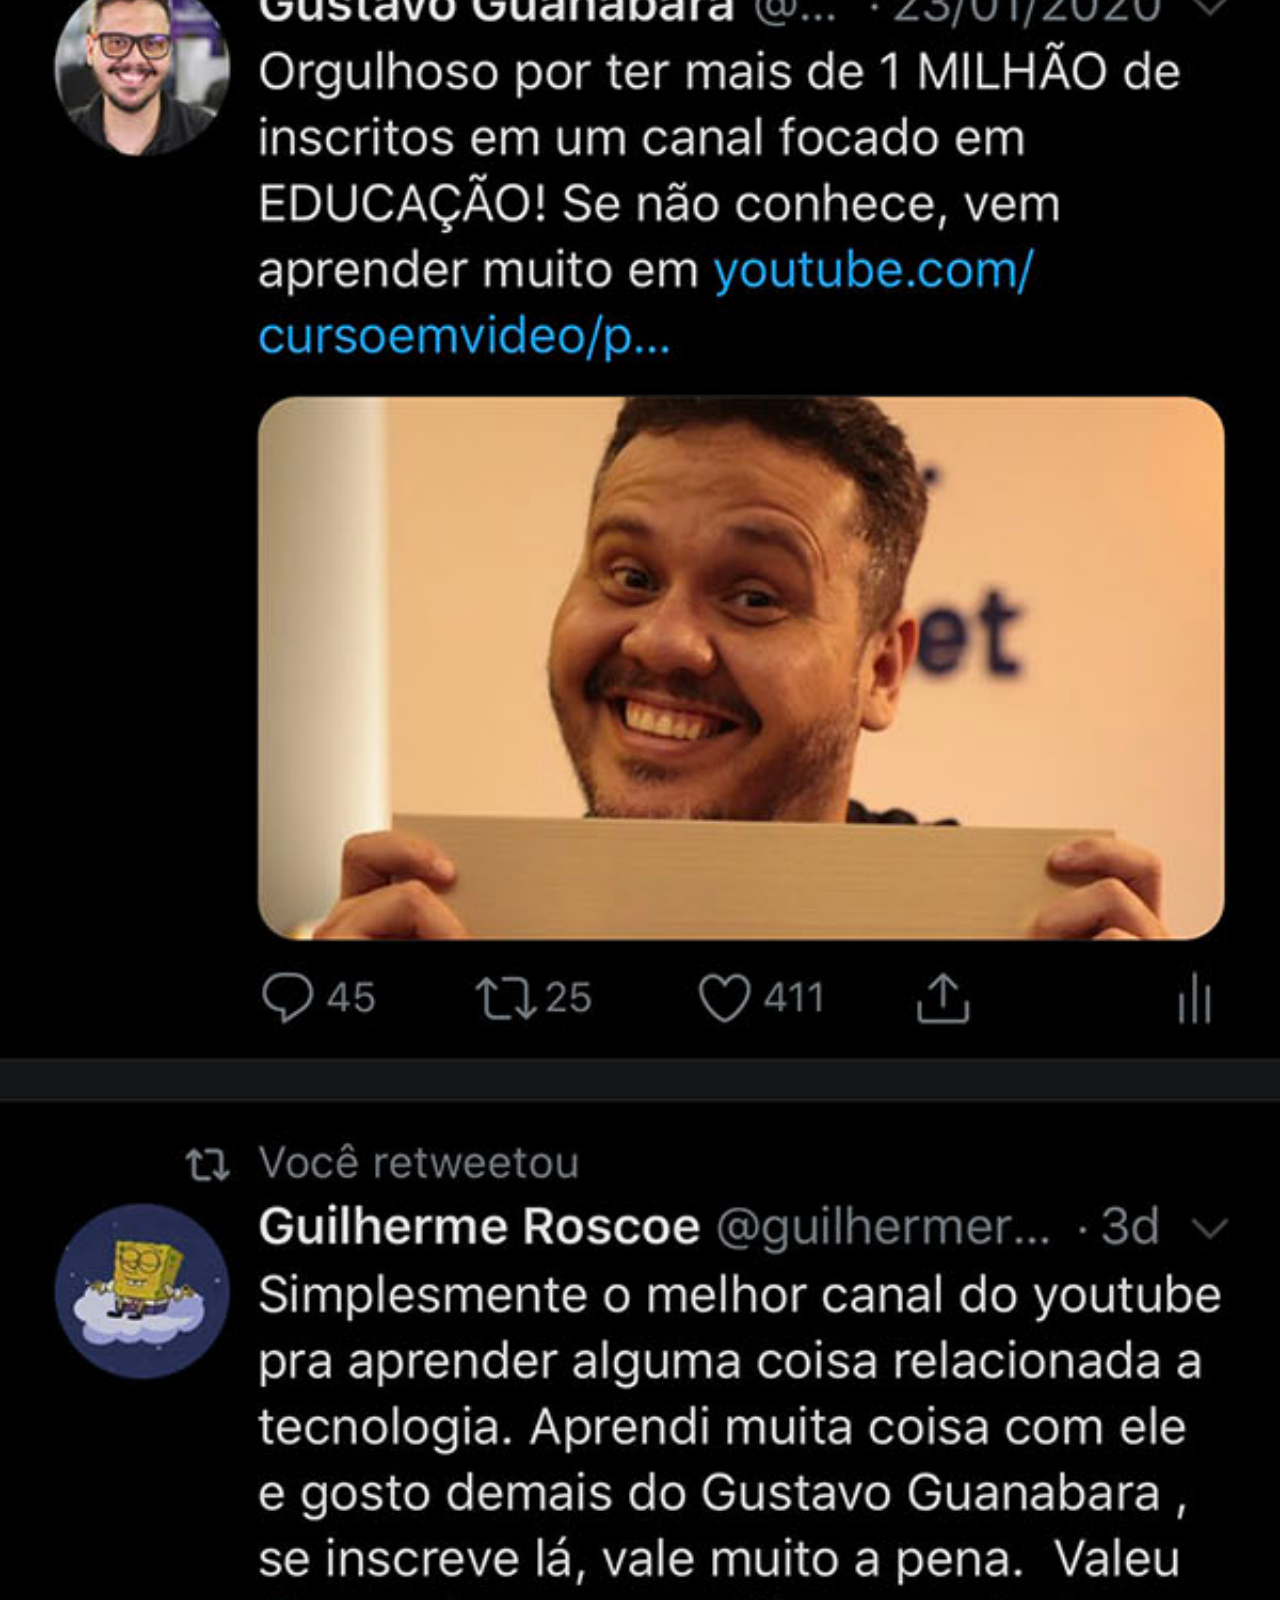
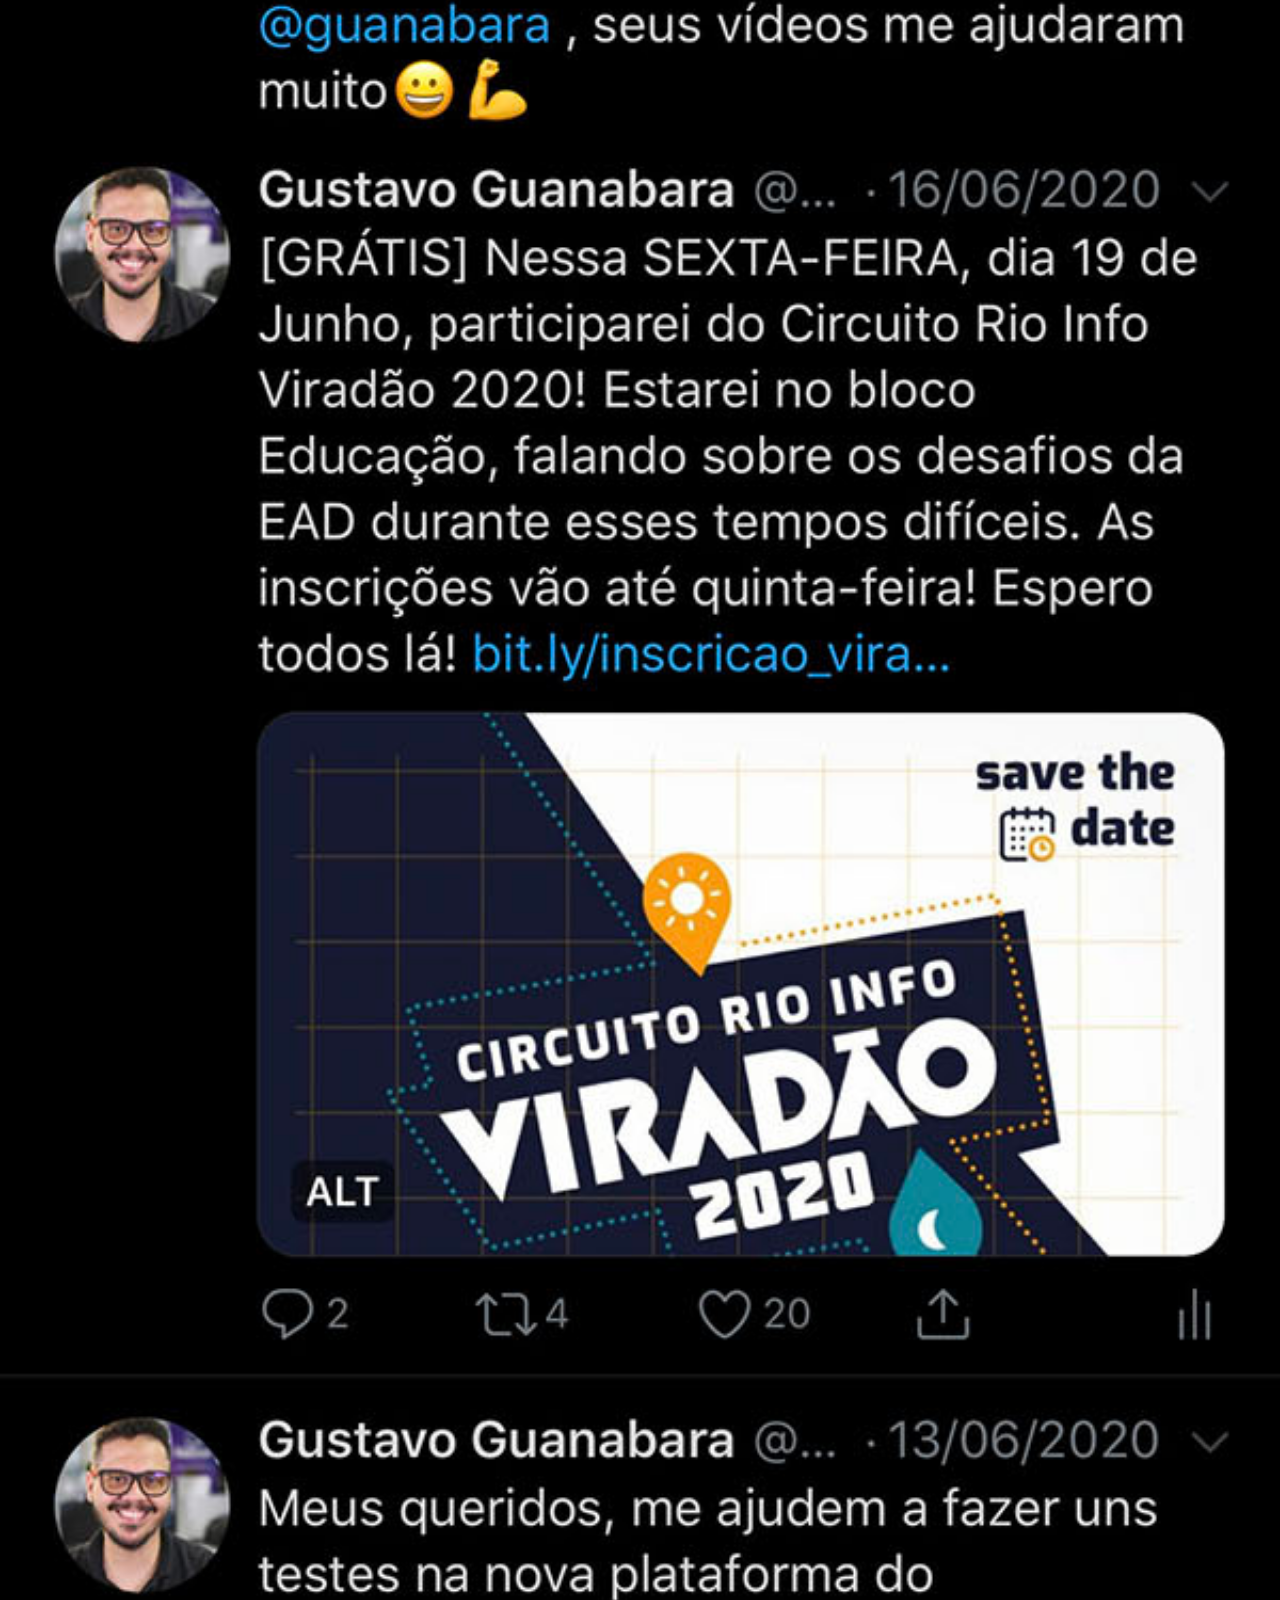
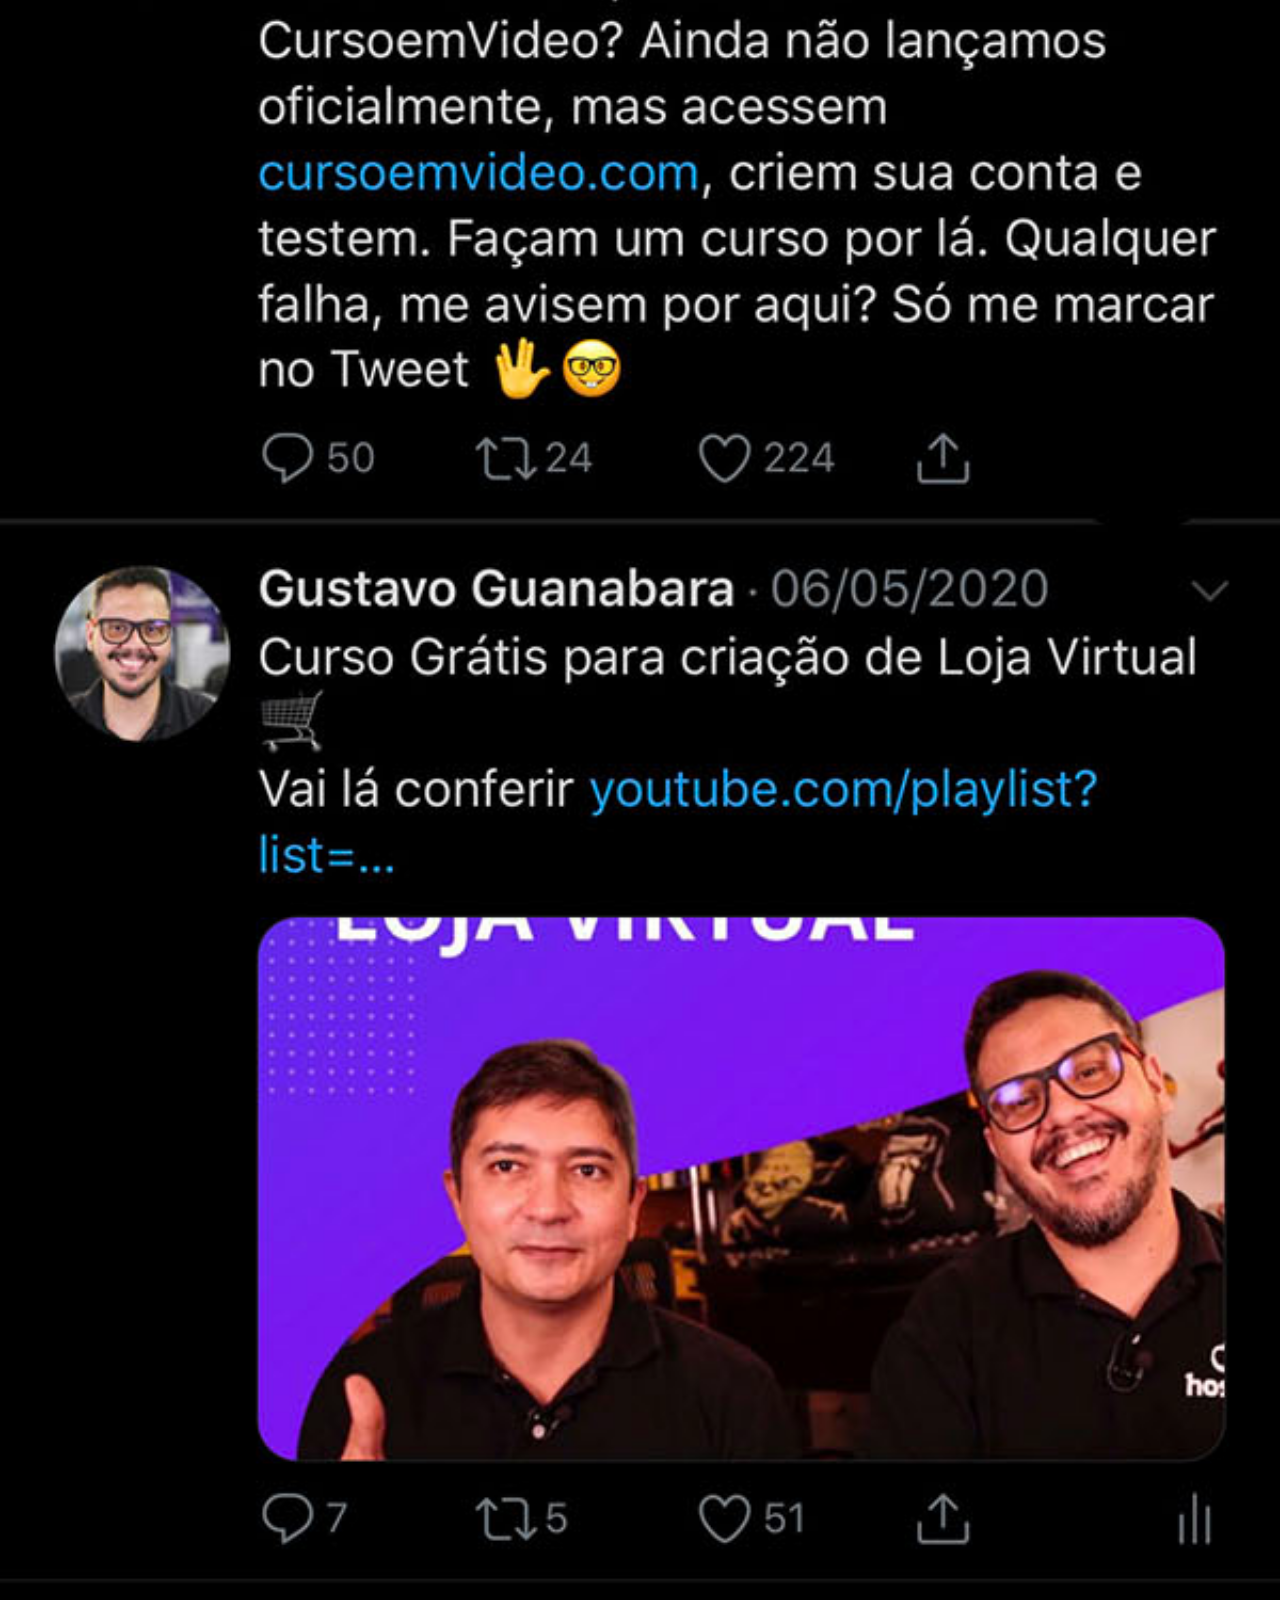
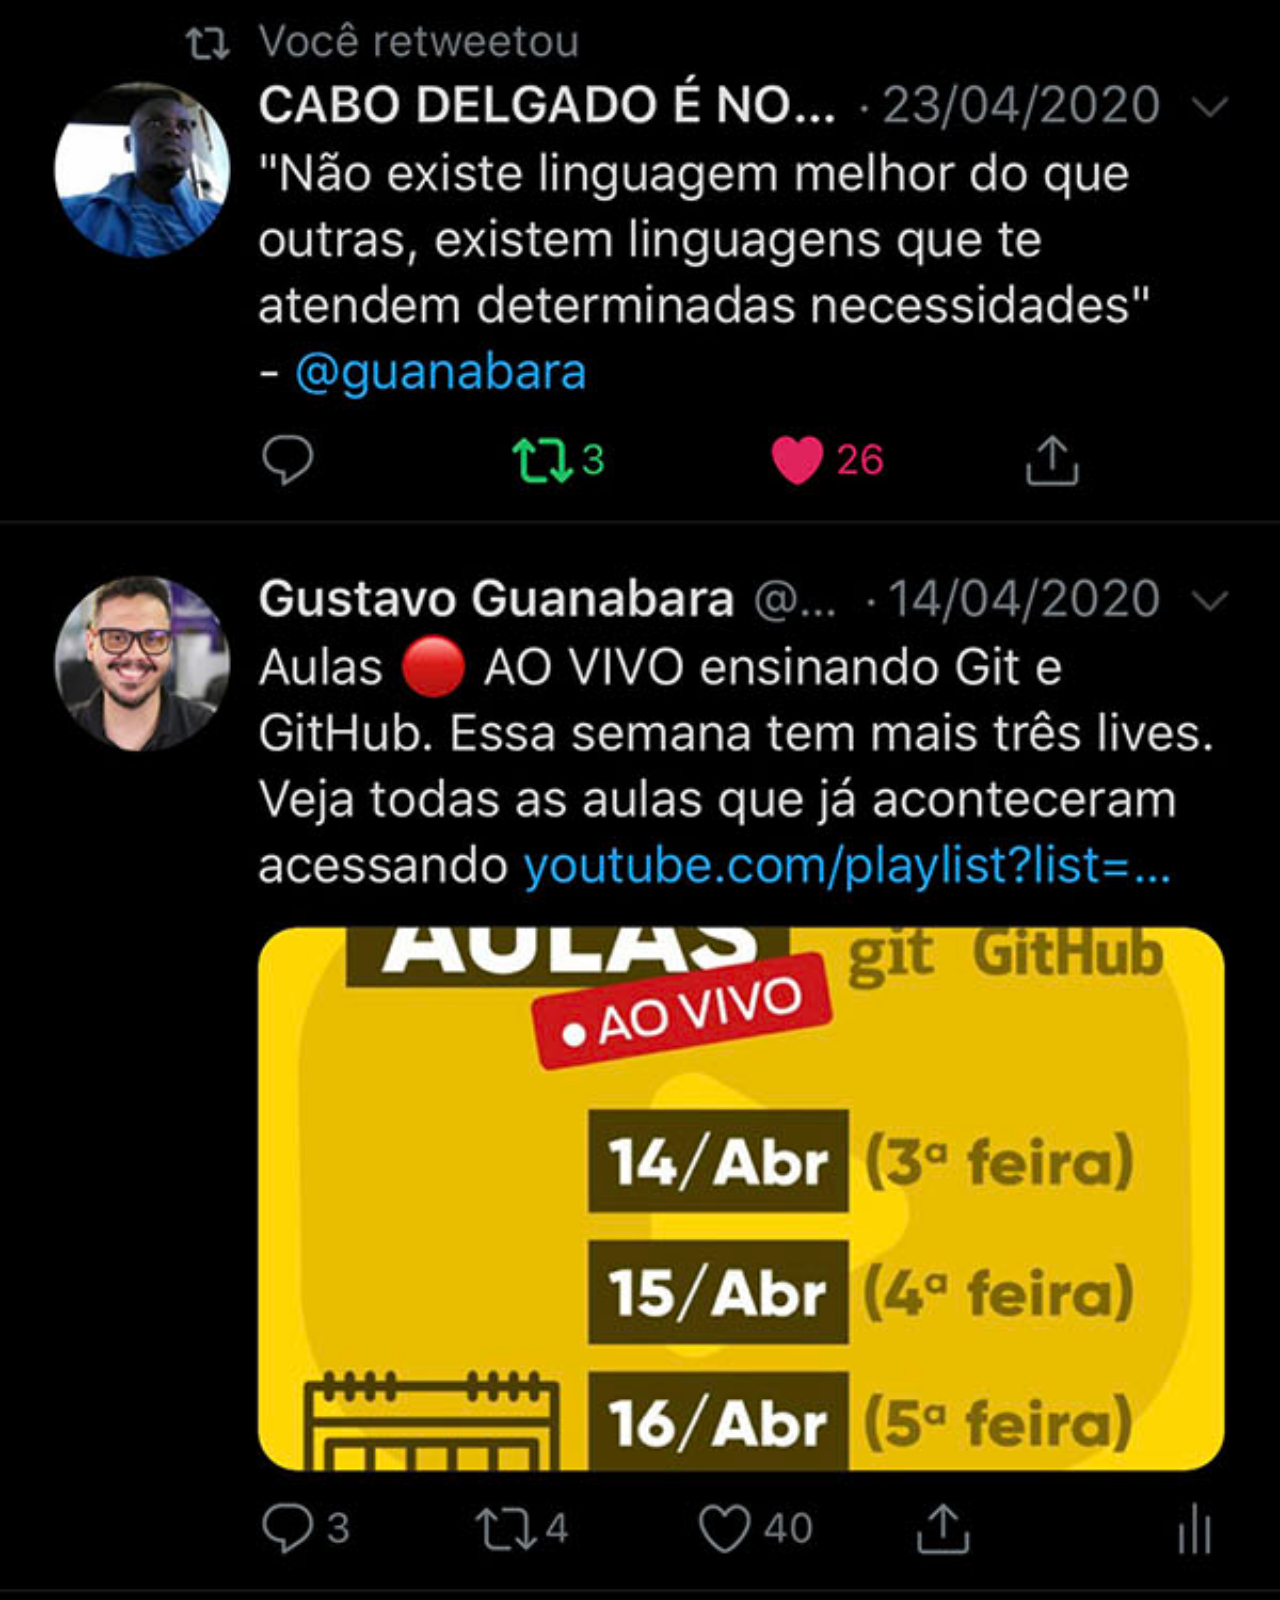
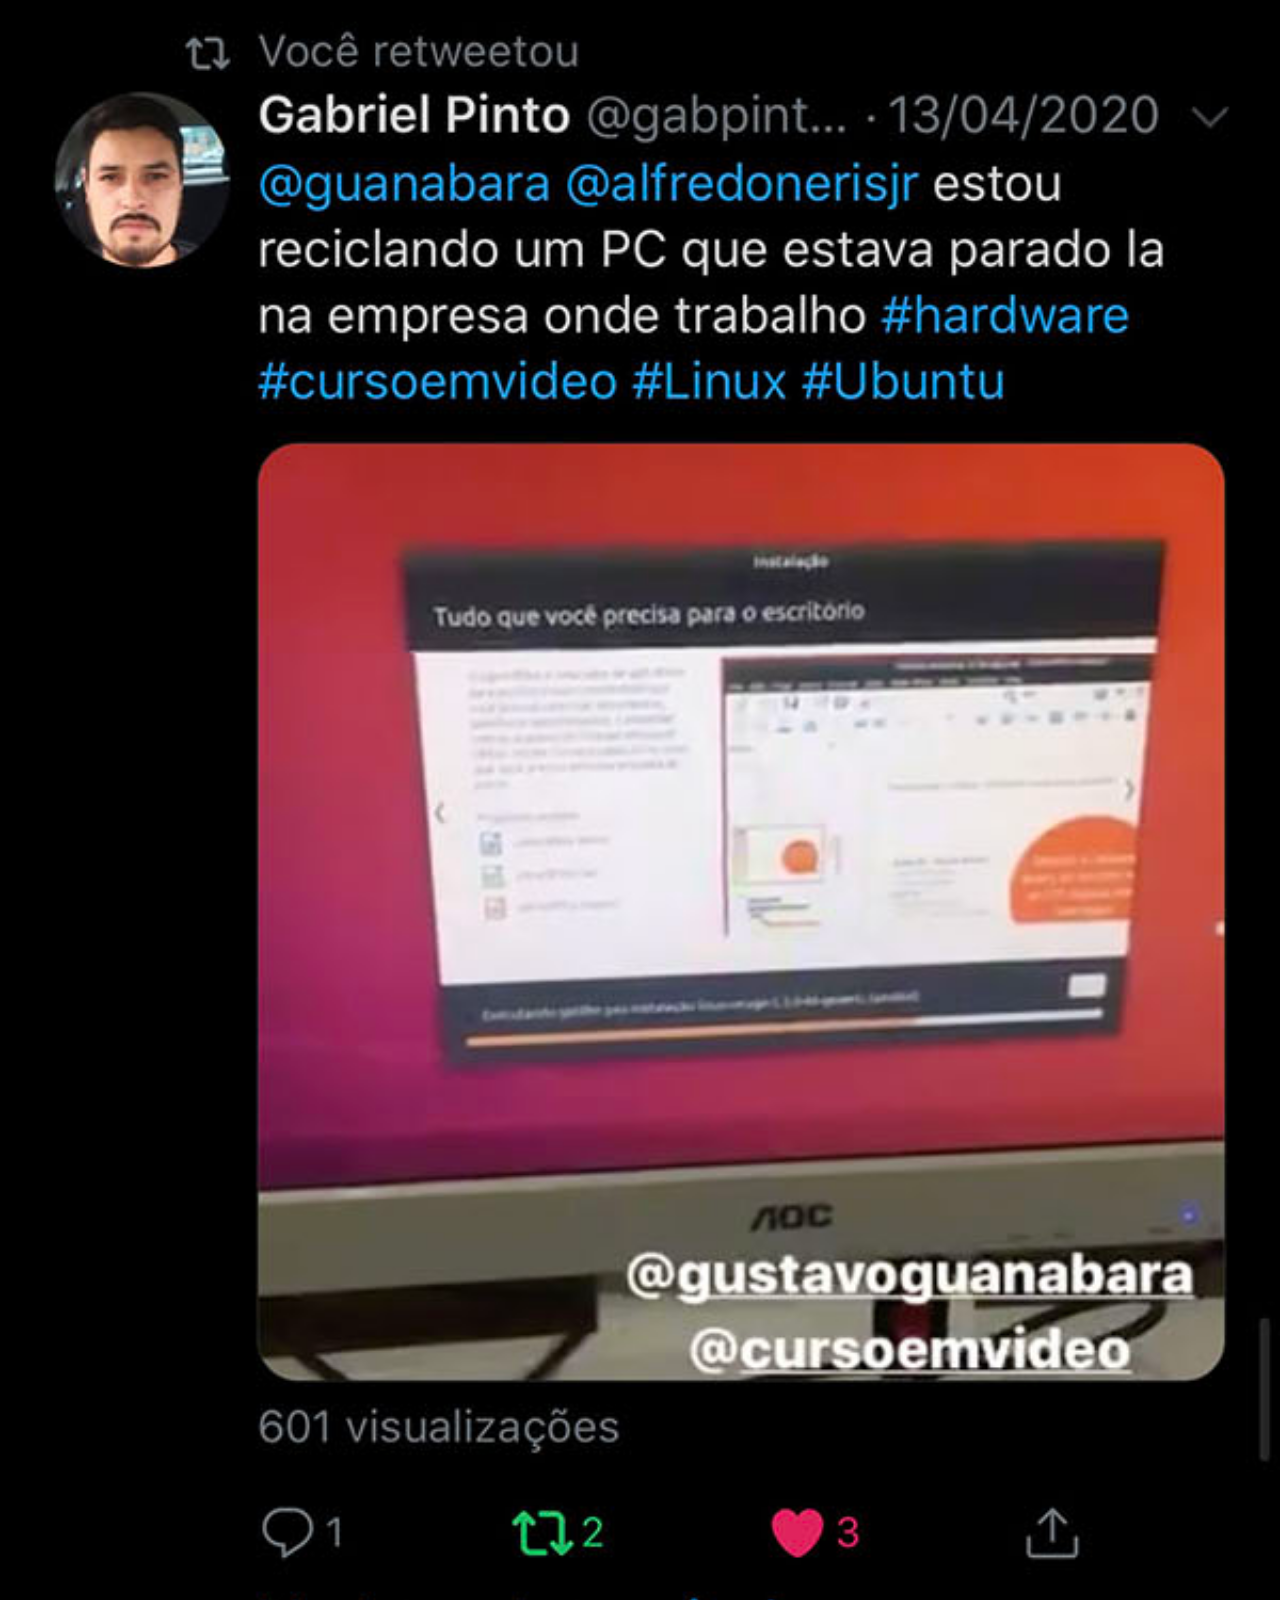
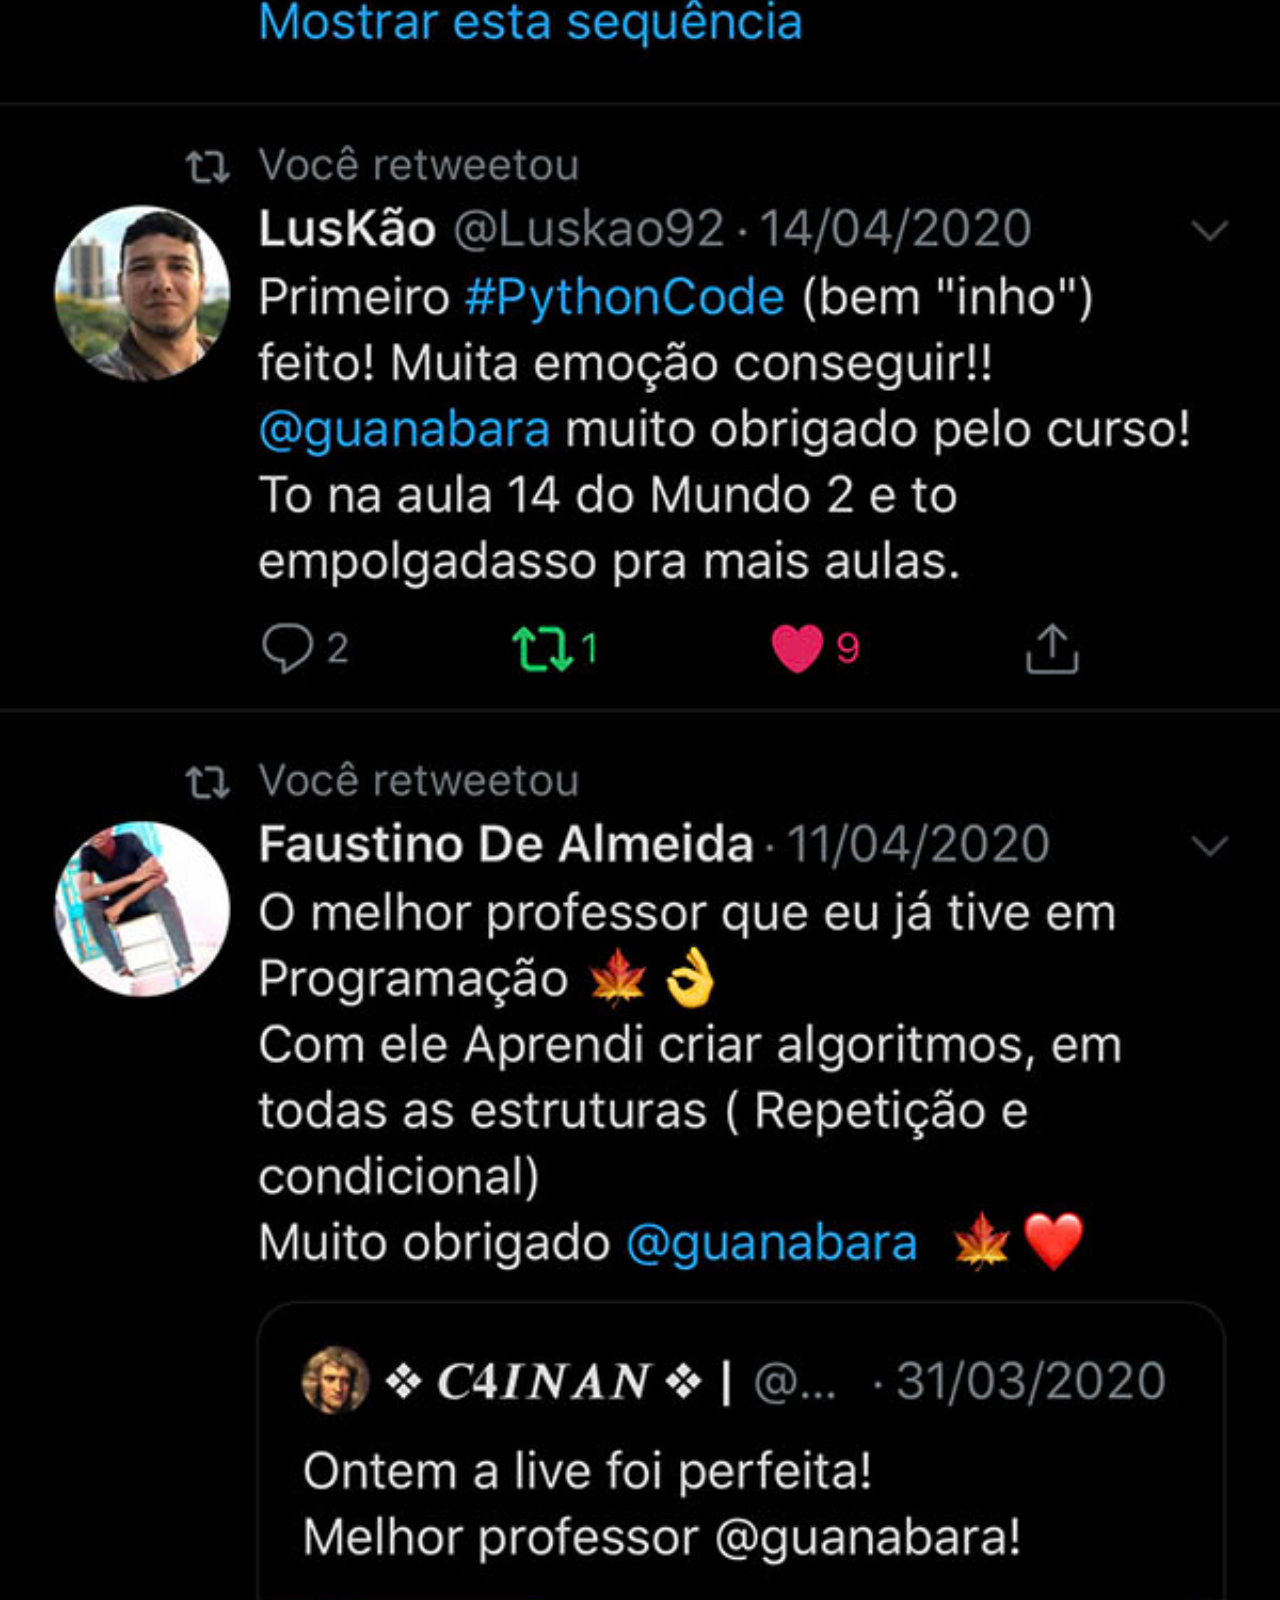
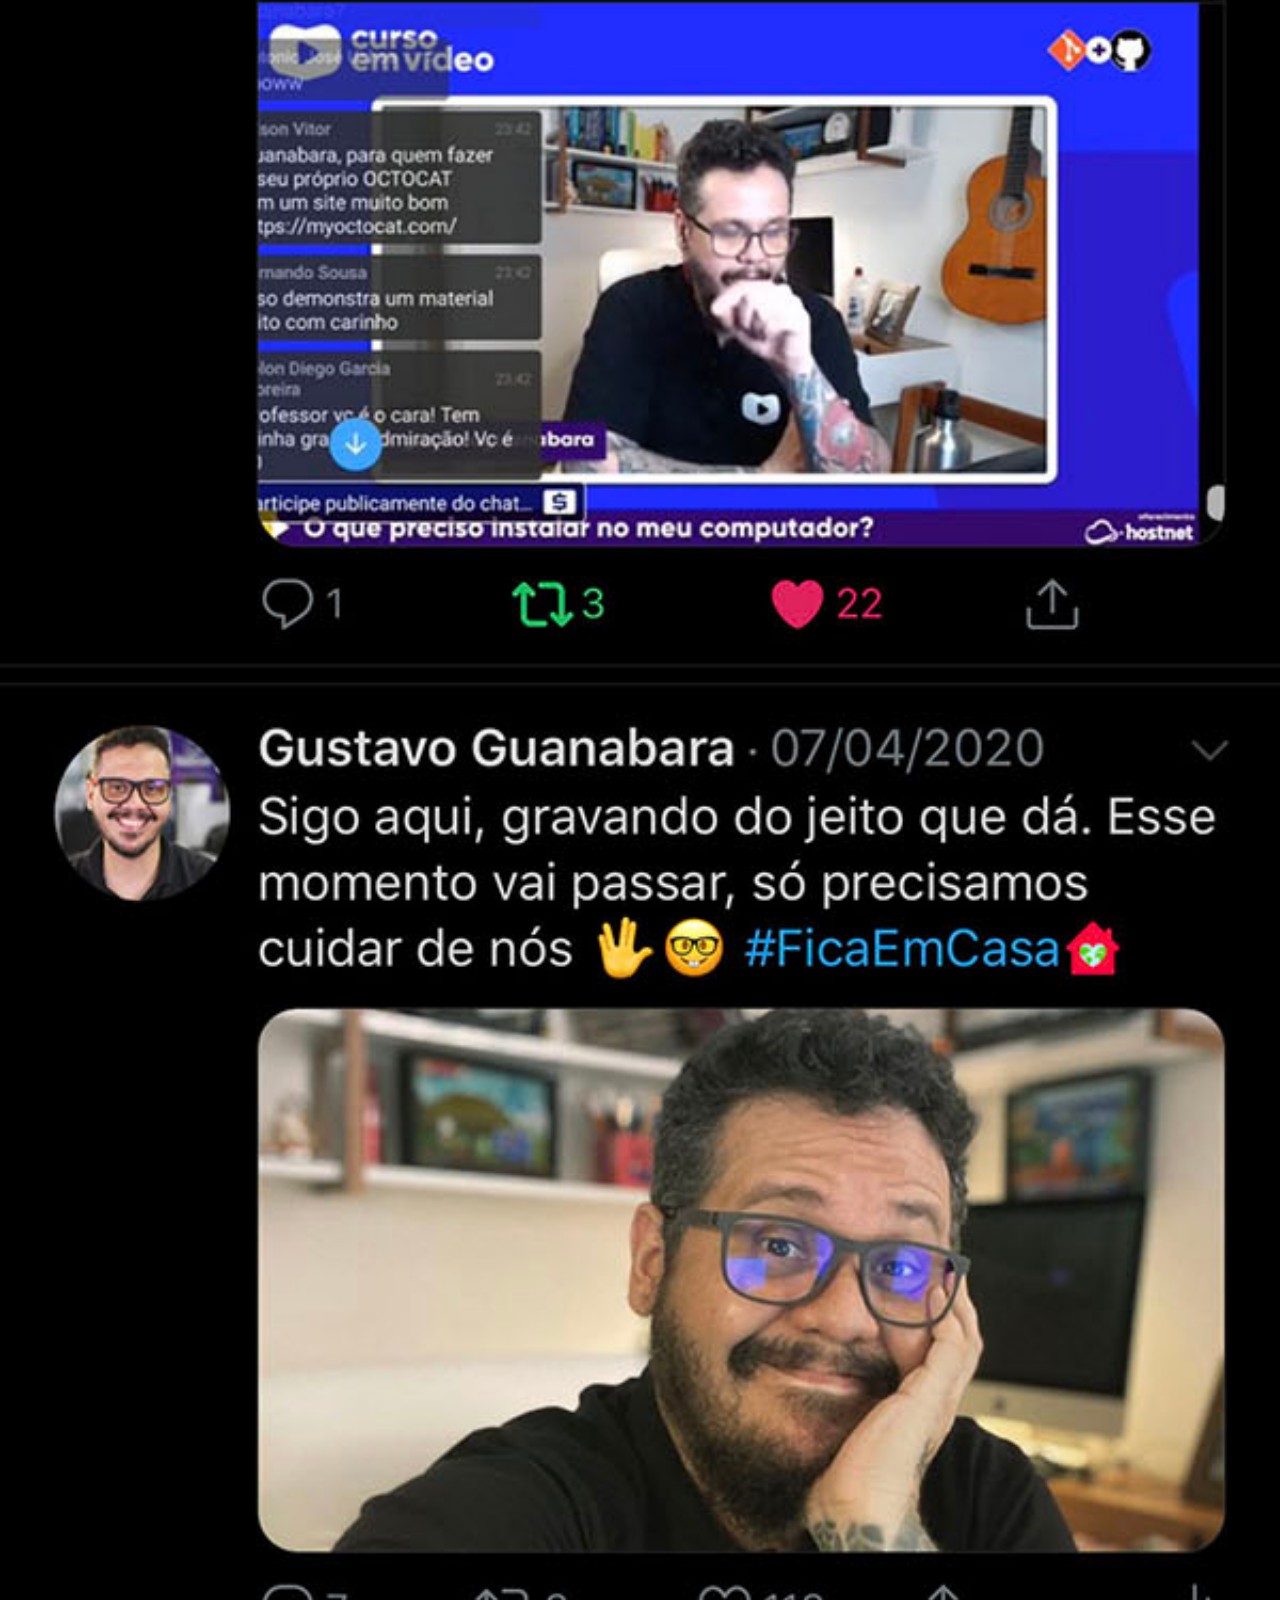
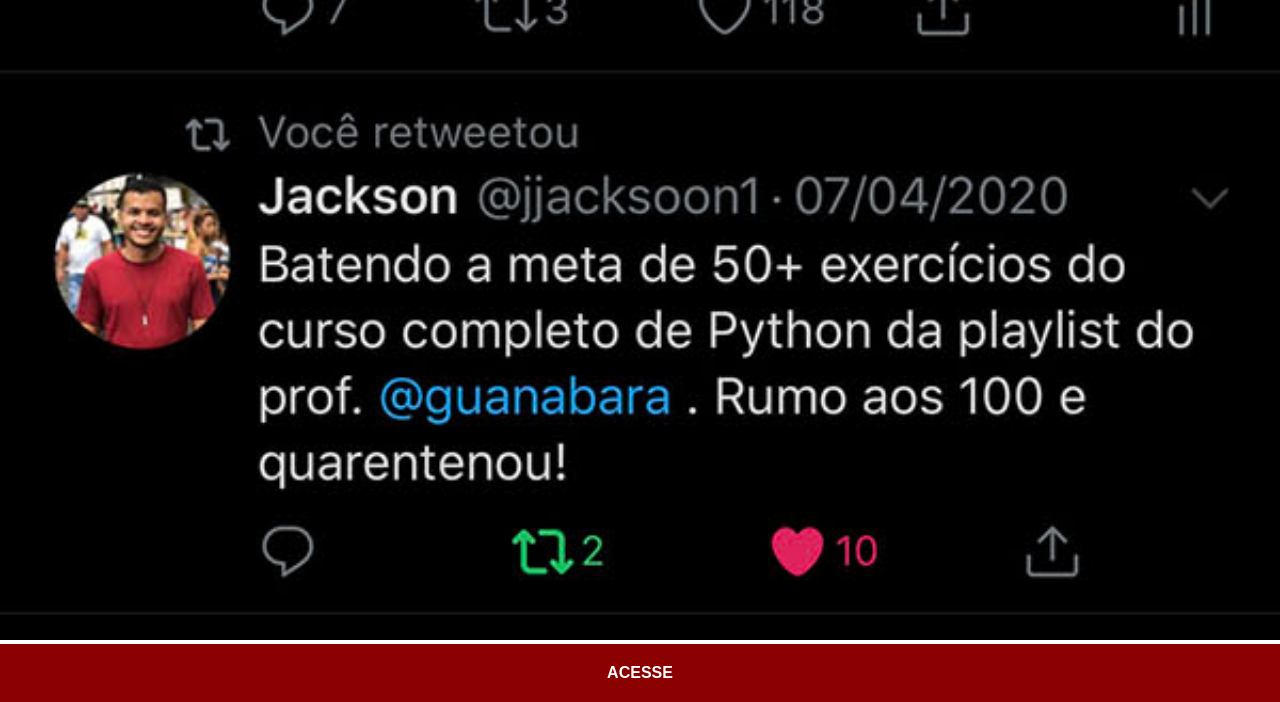
<file: twitter.html>
<!DOCTYPE html>
<html lang="pt-br">
<head>
    <meta charset="UTF-8">
    <meta name="viewport" content="width=device-width, initial-scale=1.0">
    <title>Twitter</title>
    <link rel="stylesheet" href="estilos/social.css">
</head>
<body>
    <img src="imagens/tela-twitter.jpg" alt="Twitter">
    <a href="https://x.com/guanabara" target="_blank">ACESSE</a>
</body>
</html>
</file>
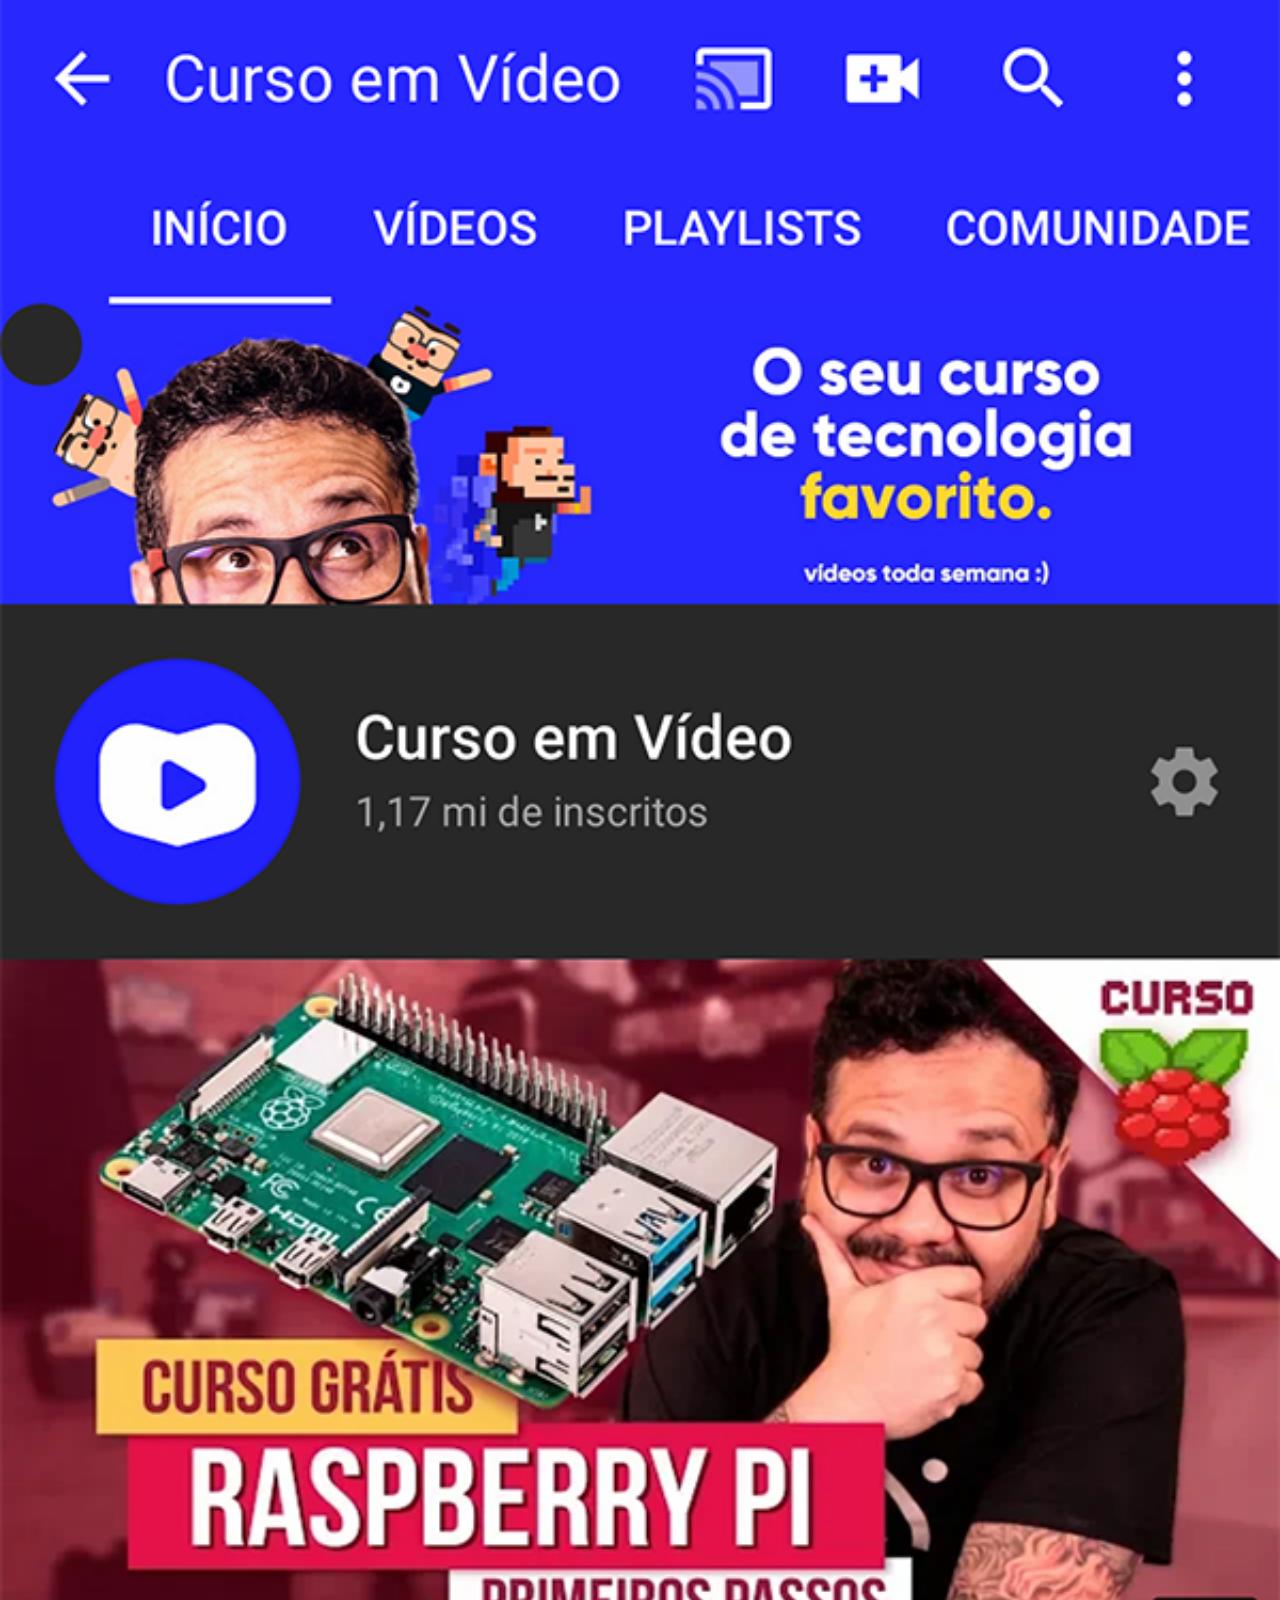
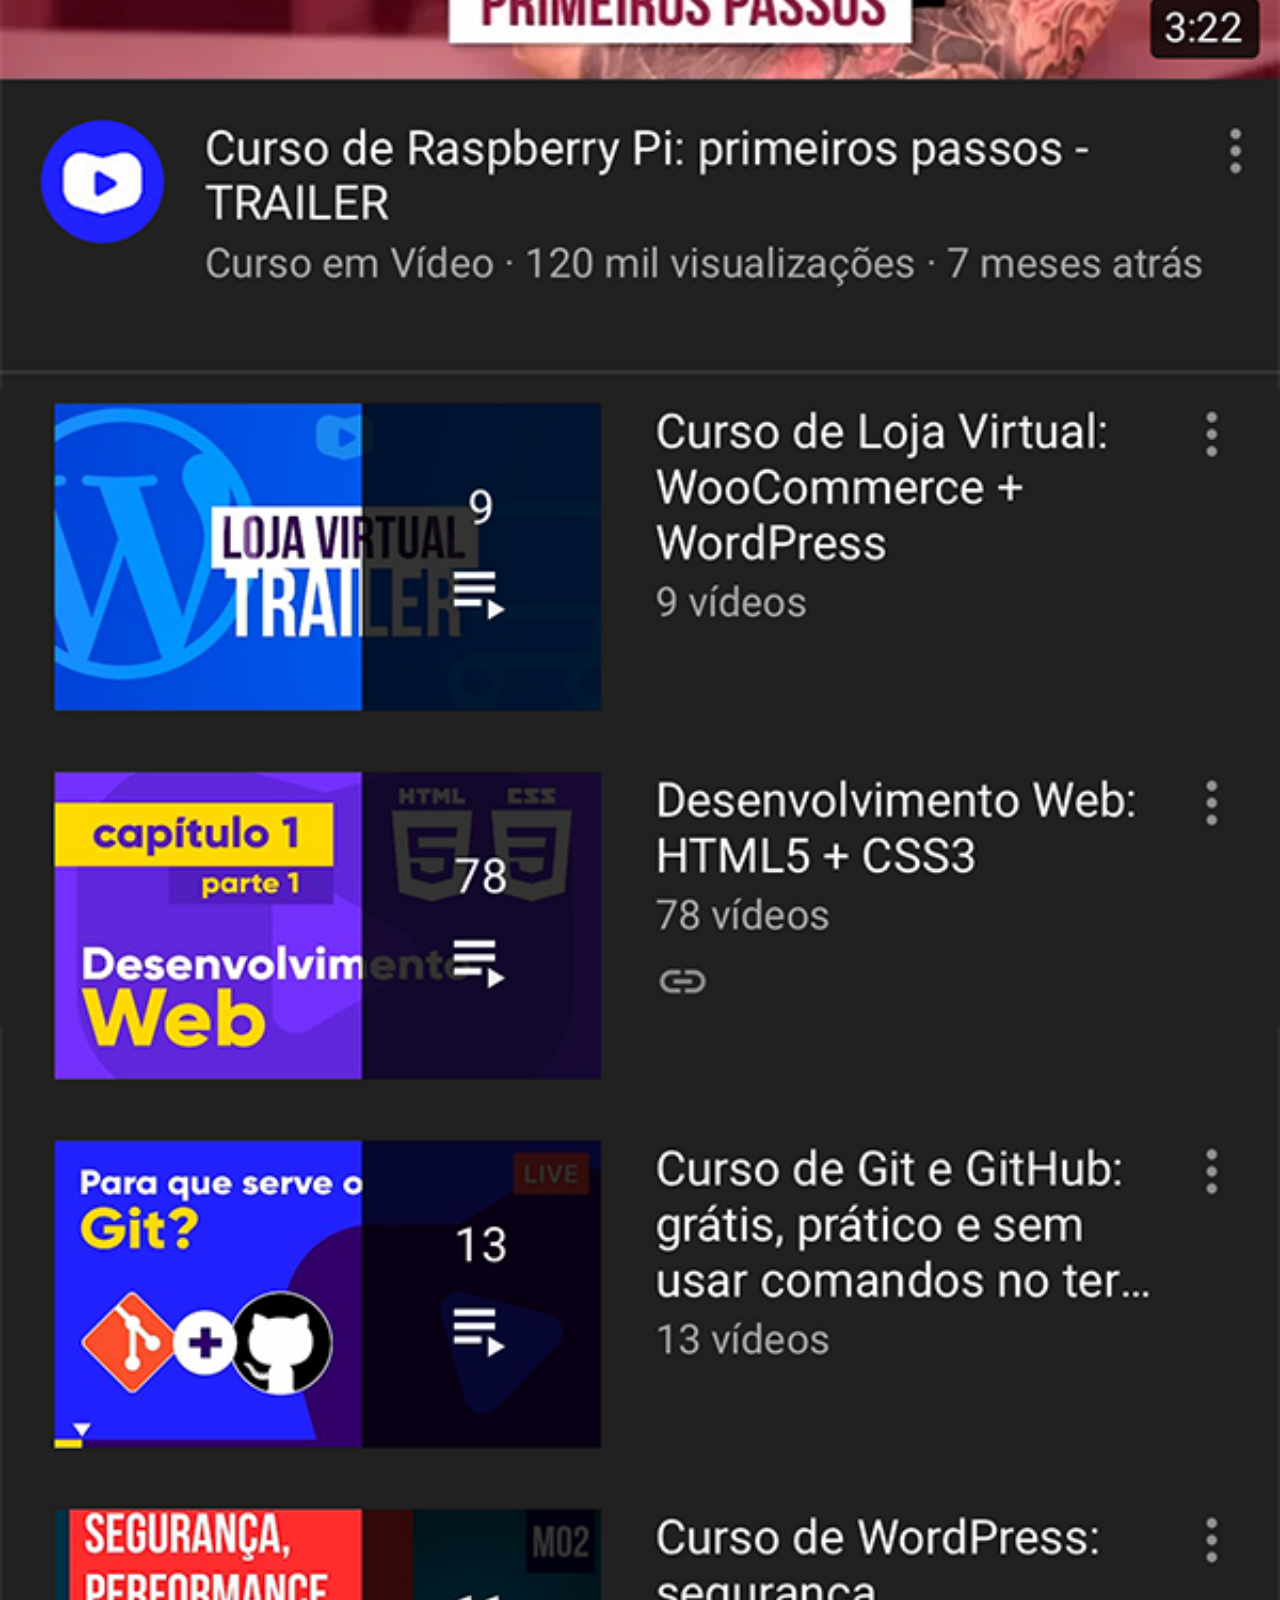
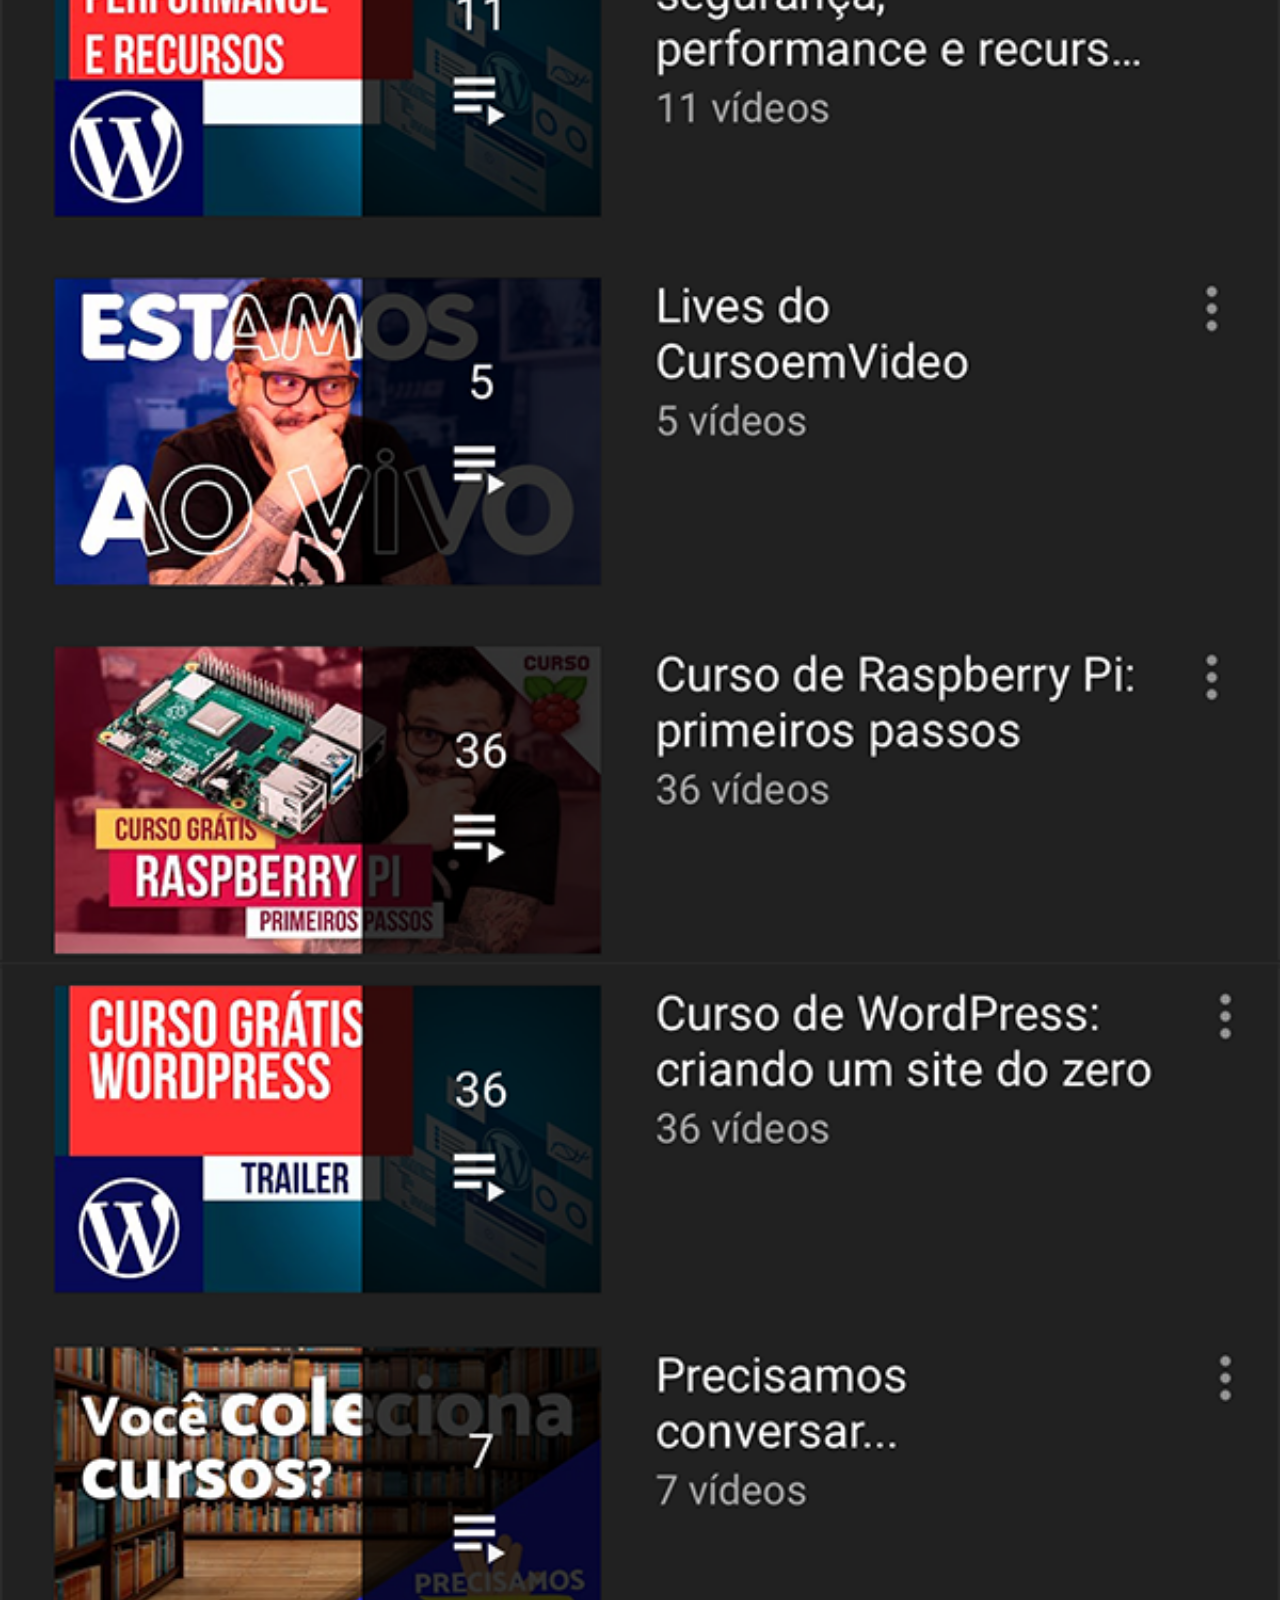
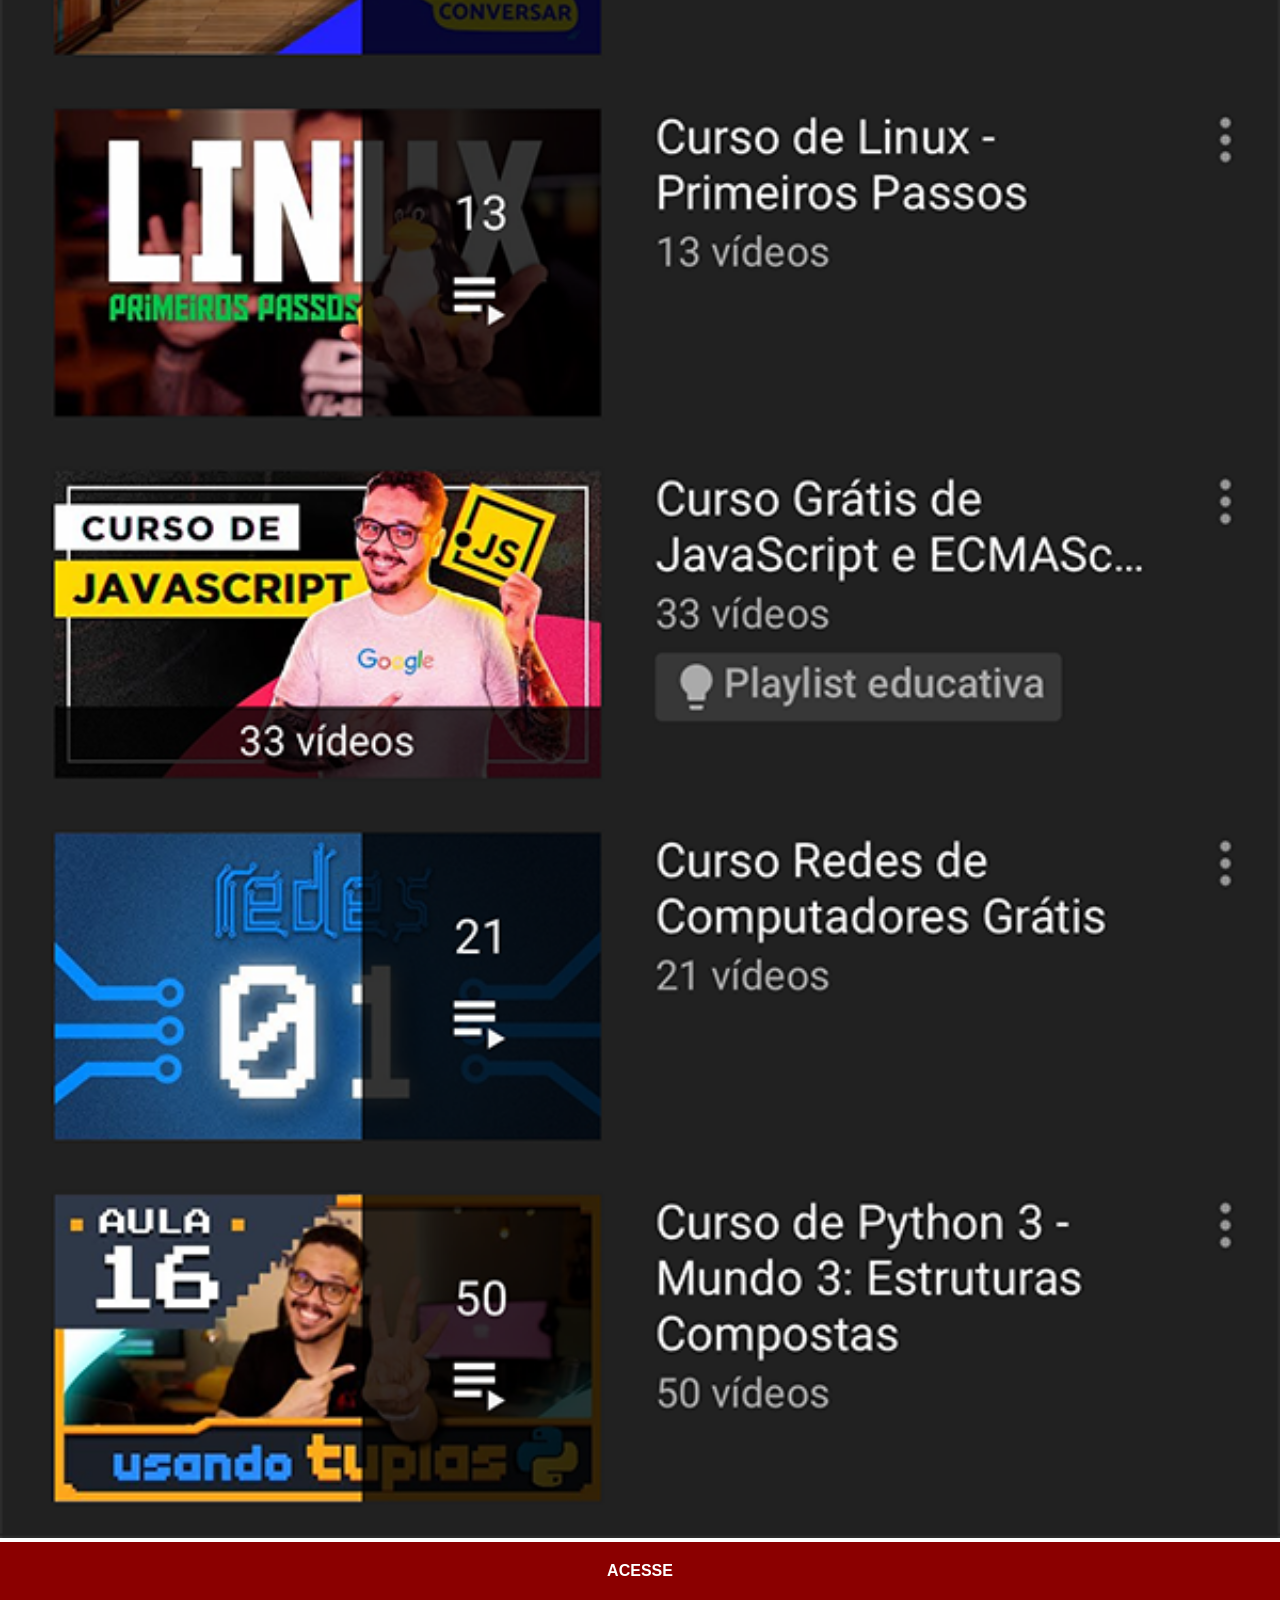
<file: youtube.html>
<!DOCTYPE html>
<html lang="pt-br">
<head>
    <meta charset="UTF-8">
    <meta name="viewport" content="width=device-width, initial-scale=1.0">
    <title></title>
    <link rel="stylesheet" href="estilos/social.css">
</head>
<body>
    <img src="imagens/tela-youtube.png" alt="Youtube">
    <a href="https://www.youtube.com/@cursoemvideo/playlists" target="_blank">ACESSE</a>
</body>
</html>
</file>
<file: estilos/style.css>
@charset "UTF-8";

* {
    margin: 0px;
    padding: 0px;
}

html, body {
    height: 100vh;
    width: 100vw;
    background-color: black;
}

body {
    background: url('../imagens/fundo-madeira.jpg') no-repeat top center;
    background-size: cover;
    background-attachment: fixed;
}

main {
    position: relative;
    height: 100vh;
}

section#telefone {
    position: absolute;
    top: 50%;
    left: 50%;
    height: 627px;
    width: 311px;
    transform: translate(-50%, -50%);
    background: url(../imagens/frame-iphone.png);
}

section#redes-sociais {
    text-align: right;
}

section#redes-sociais img {
    width: 50px;
    margin: 10px;
    border-radius: 50%;
    box-shadow: 2px 2px 5px rgba(0, 0, 0, 0.418);
    box-sizing: border-box;
}

section#redes-sociais img:hover {
    border: 2px solid rgba(255, 255, 255, 0.637);
    transform: translate(-3px, -3px);
    box-shadow: 5px 5px 10px rgba(0, 0, 0, 0.616);
    transition: transform 0.3s, border 1s;
}

iframe#tela {
    position: relative;
    top: 80px;
    left: 22px;
    width: 267px;
    height: 471px;
}
</file>
<file: estilos/social.css>
* {
            margin: 0px;
            padding: 0px;
            font-family: Arial, Helvetica, sans-serif;
        }

        ::-webkit-scrollbar {
            width: 0px;
            height: 0px;
        }

        img {
            width: 100vw;
        }

        a {
            display: block;
            background-color: darkred;
            color: white;
            padding: 20px;
            font-weight: bolder;
            text-align: center;
            text-decoration: none;
        }

        a:hover {
            background-color: red;
        }
</file>
